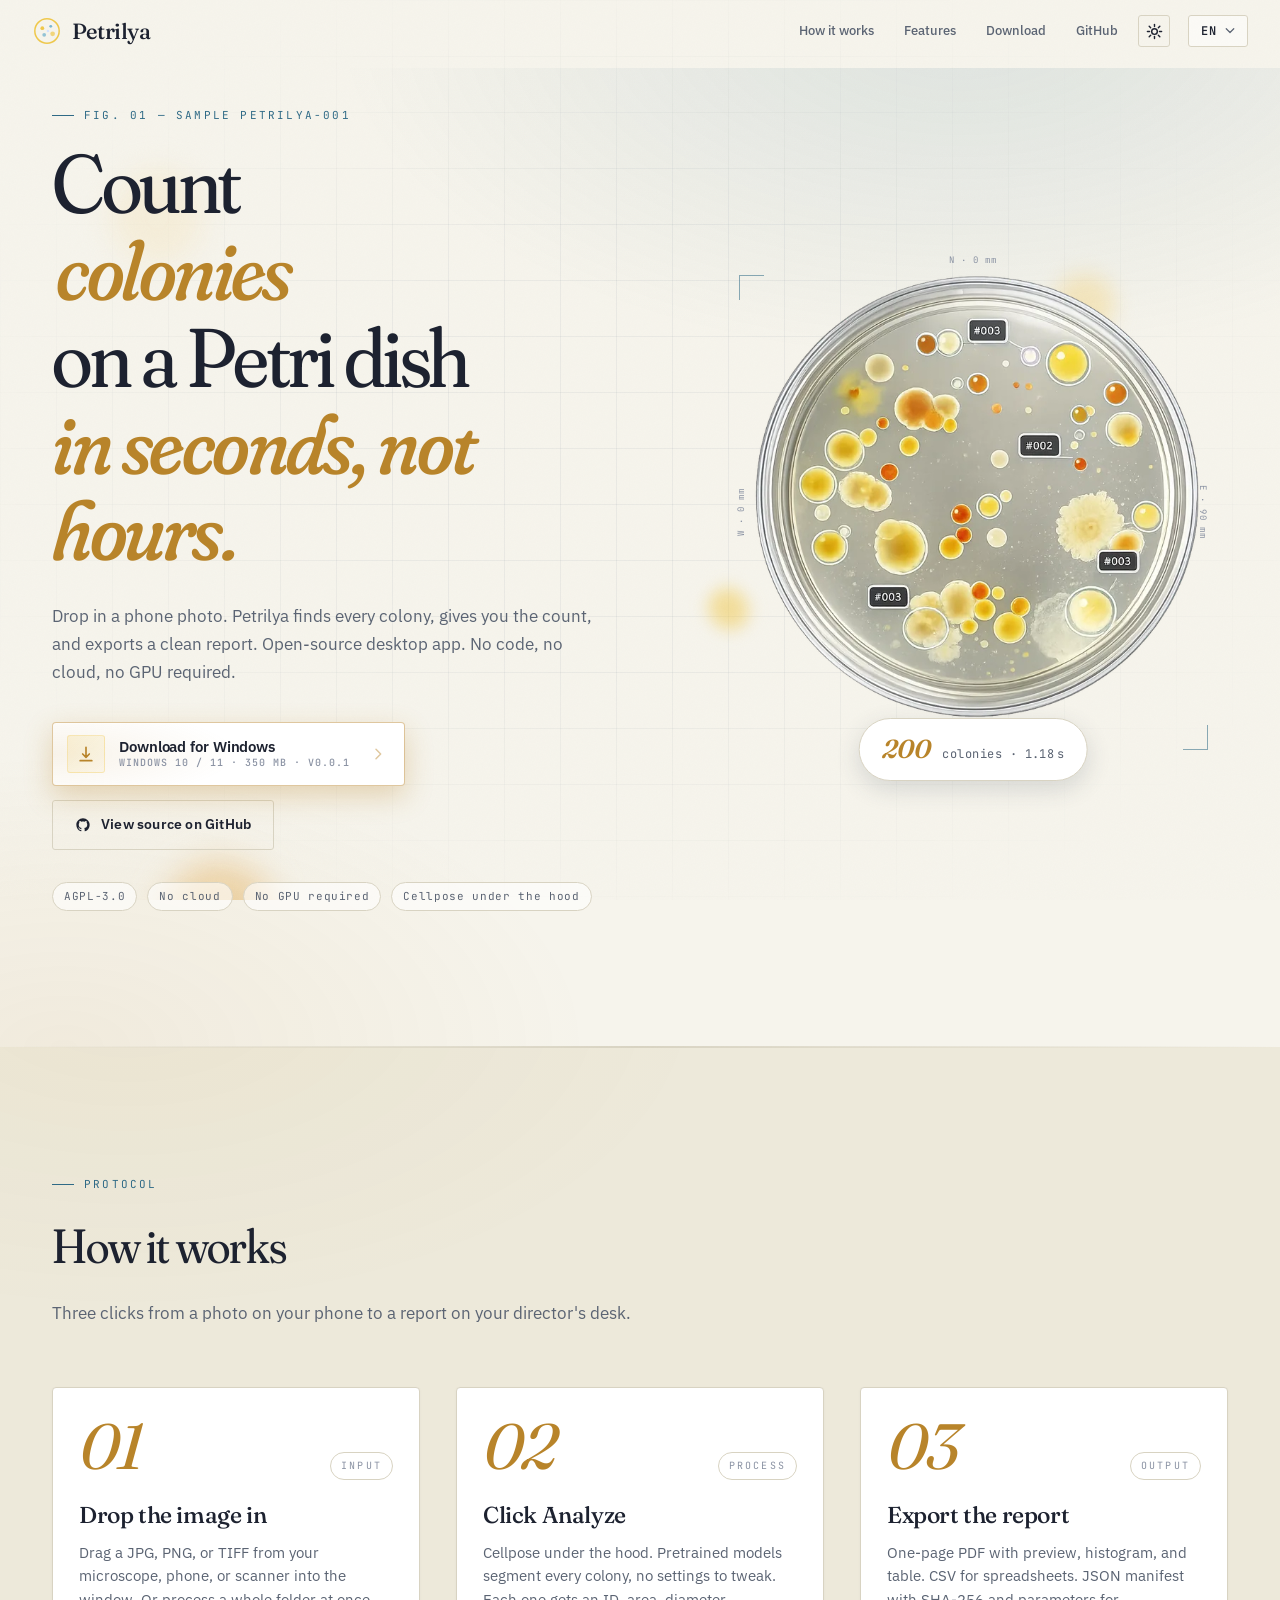
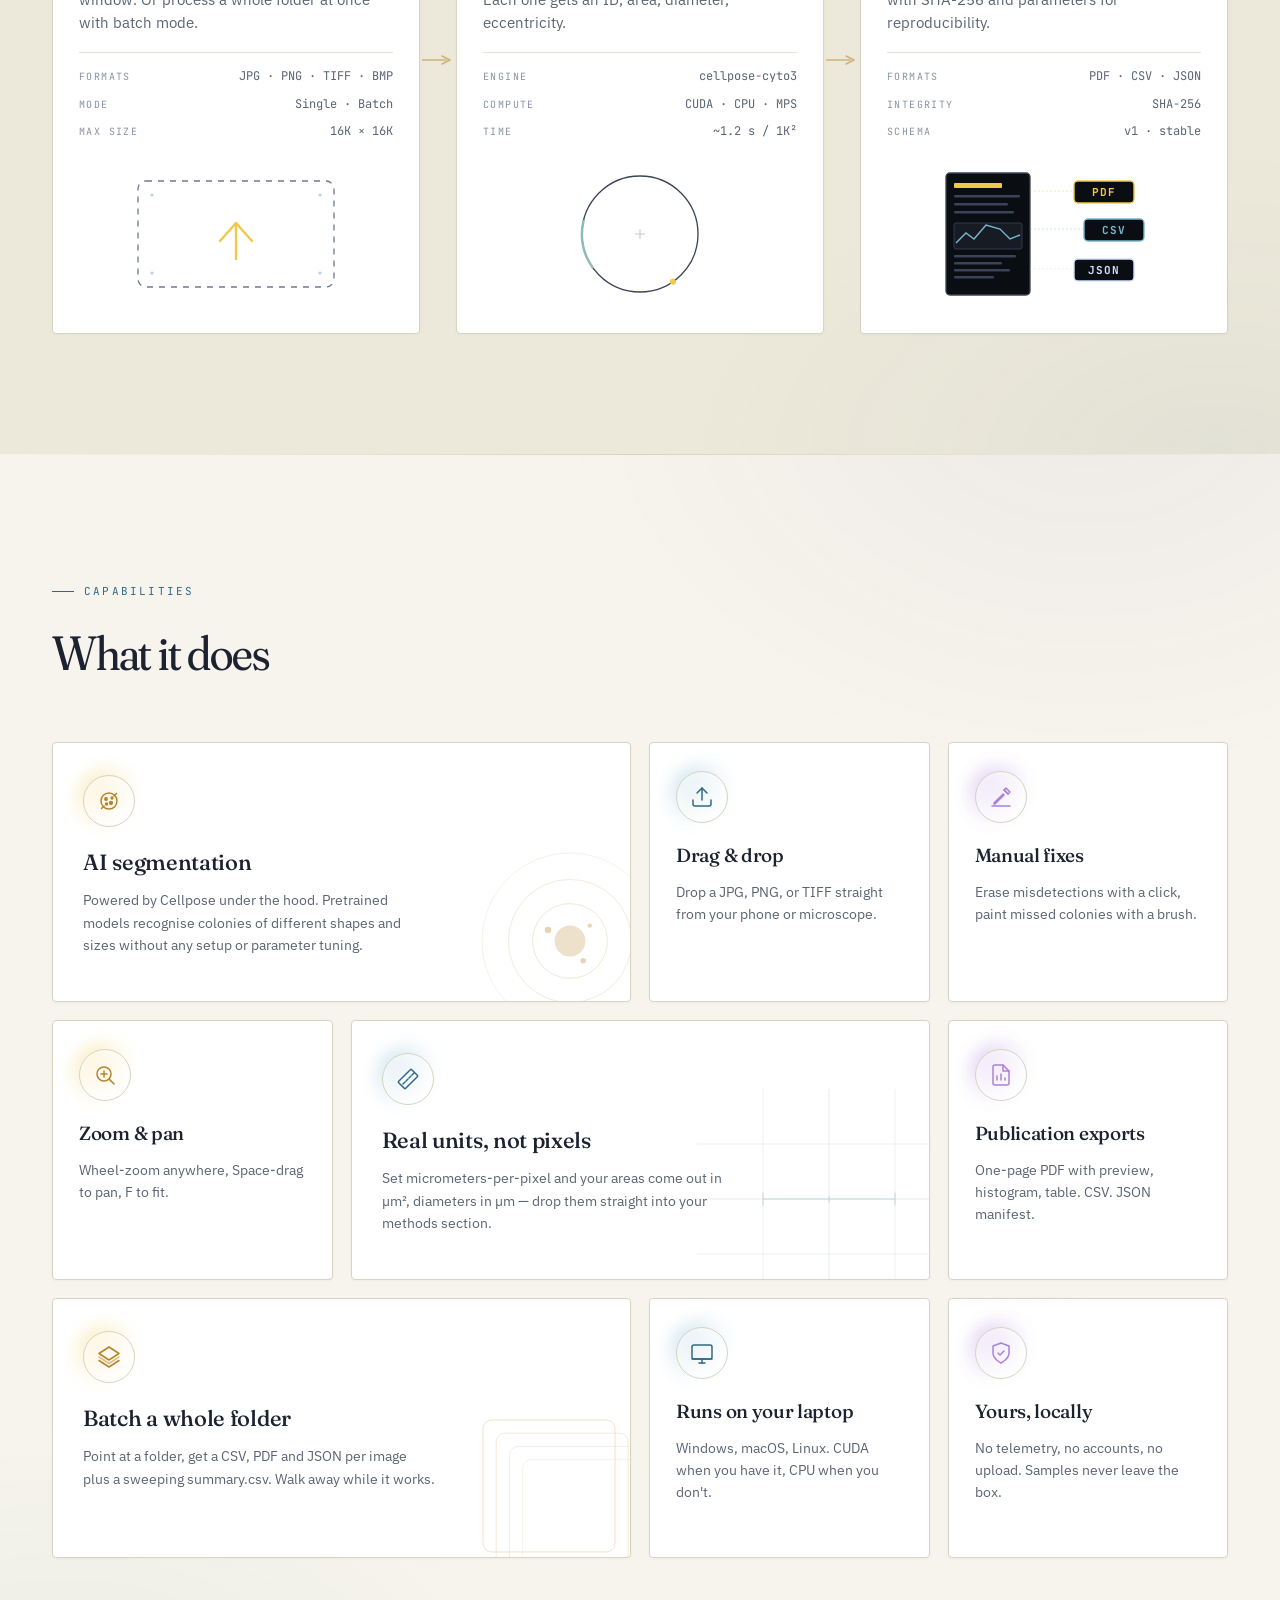
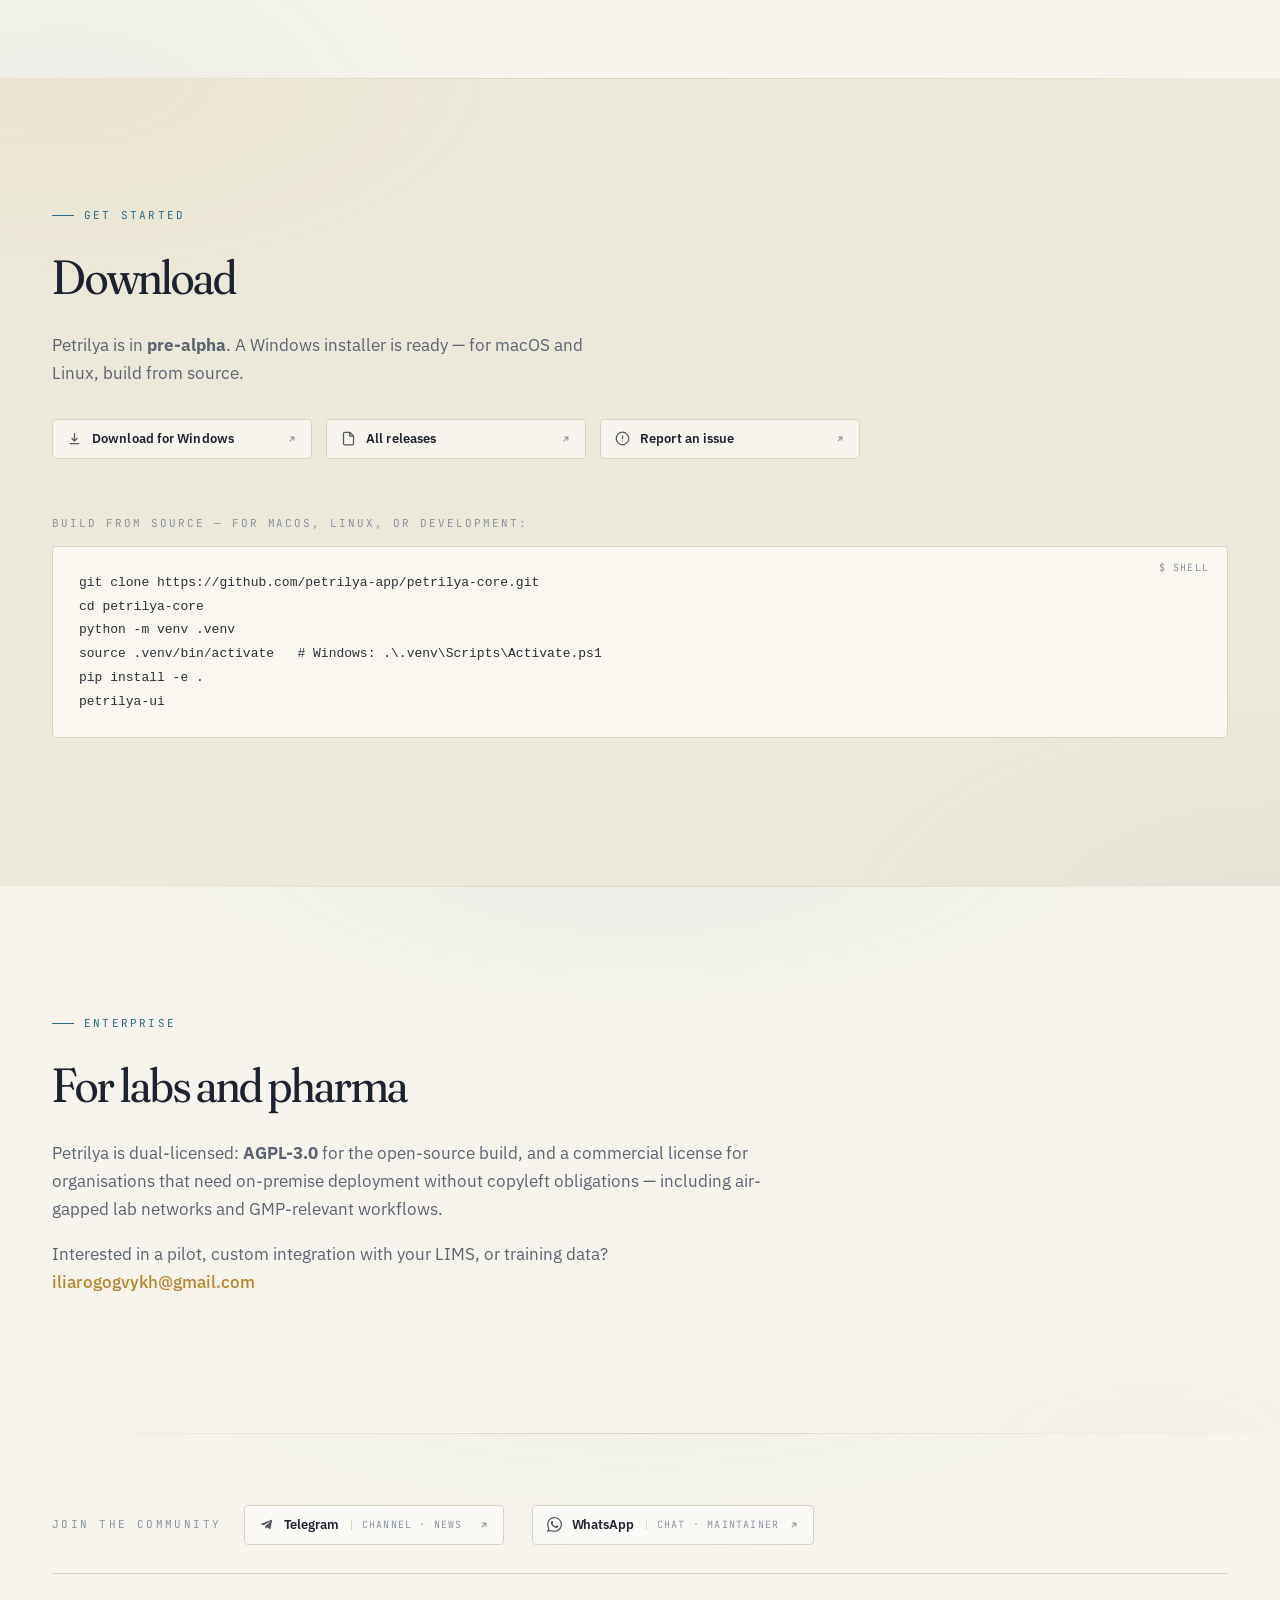
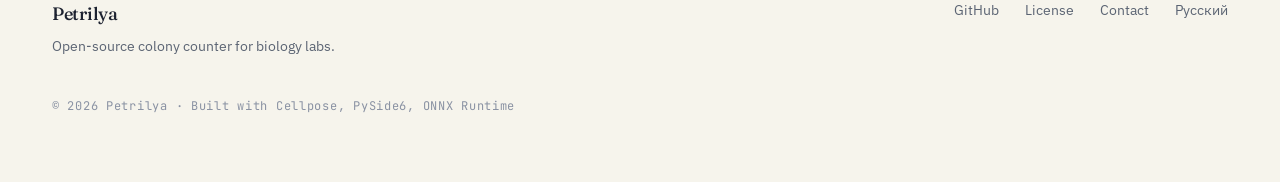
<file: docs/index.html>
<!DOCTYPE html>
<html lang="en">
<head>
  <meta charset="UTF-8" />
  <meta name="viewport" content="width=device-width, initial-scale=1.0" />
  <title>Petrilya — AI colony counter for biology labs</title>
  <meta name="description" content="Petrilya is an open-source desktop application that turns a phone photo of a Petri dish into a colony count in seconds. No code, no cloud, no GPU required." />
  <meta property="og:title" content="Petrilya — AI colony counter" />
  <meta property="og:description" content="Drag, count, export. Open-source desktop app for microbiology." />
  <meta property="og:type" content="website" />
  <meta property="og:url" content="https://petrilya.com" />
  <meta property="og:image" content="https://petrilya.com/og-image.png" />
  <meta name="twitter:card" content="summary_large_image" />
  <link rel="alternate" hreflang="en" href="https://petrilya.com/" />
  <link rel="alternate" hreflang="ru" href="https://petrilya.com/ru/" />
  <link rel="alternate" hreflang="x-default" href="https://petrilya.com/" />
  <link rel="canonical" href="https://petrilya.com/" />
  <link rel="icon" type="image/svg+xml" href="favicon.svg" />
  <script type="application/ld+json">
  {
    "@context": "https://schema.org",
    "@type": "SoftwareApplication",
    "name": "Petrilya",
    "alternateName": "Petrilya colony counter",
    "description": "Open-source desktop app that turns a phone photo of a Petri dish into a colony count, with PDF and CSV export.",
    "applicationCategory": "ScientificApplication",
    "applicationSubCategory": "Bioimage analysis",
    "operatingSystem": "Windows 10, Windows 11",
    "softwareVersion": "0.0.1",
    "datePublished": "2026-06-06",
    "softwareRequirements": "Windows 10/11 x64, 8 GB RAM",
    "url": "https://petrilya.com",
    "downloadUrl": "https://github.com/petrilya-app/petrilya-core/releases/latest/download/petrilya-windows.exe",
    "license": "https://www.gnu.org/licenses/agpl-3.0.html",
    "offers": {
      "@type": "Offer",
      "price": "0",
      "priceCurrency": "USD"
    },
    "publisher": {
      "@type": "Organization",
      "name": "Petrilya",
      "url": "https://petrilya.com",
      "email": "iliarogogvykh@gmail.com"
    },
    "sameAs": [
      "https://github.com/petrilya-app/petrilya-core",
      "https://pypi.org/project/petrilya/"
    ]
  }
  </script>
  <link rel="preconnect" href="https://fonts.googleapis.com">
  <link rel="preconnect" href="https://fonts.gstatic.com" crossorigin>
  <link href="https://fonts.googleapis.com/css2?family=Fraunces:opsz,wght,SOFT,WONK@9..144,300..700,30..100,0..1&family=IBM+Plex+Sans:wght@400;500;600;700&family=JetBrains+Mono:wght@400;500&display=swap" rel="stylesheet">
  <link rel="stylesheet" href="style.css" />
  <script src="theme.js"></script>
</head>
<body>
  <header class="hero">
    <nav class="nav">
      <div class="brand">
        <a href="/">
          <svg class="logo-mark" viewBox="0 0 32 32" fill="none" aria-hidden="true">
            <circle cx="16" cy="16" r="13" stroke="url(#brand-grad)" stroke-width="1.6"/>
            <circle cx="11" cy="13" r="2" fill="#f0c84a"/>
            <circle cx="20" cy="11" r="1.5" fill="#7ab7d0"/>
            <circle cx="22" cy="19" r="2.5" fill="#f0c84a" opacity="0.7"/>
            <circle cx="13" cy="20" r="2" fill="#7ab7d0" opacity="0.8"/>
            <circle cx="17" cy="16" r="1.3" fill="#d2e2ff"/>
            <defs>
              <linearGradient id="brand-grad" x1="0" y1="0" x2="32" y2="32">
                <stop offset="0" stop-color="#f0c84a"/>
                <stop offset="1" stop-color="#7ab7d0"/>
              </linearGradient>
            </defs>
          </svg>
          <span>Petrilya</span>
        </a>
      </div>
      <div class="nav-links">
        <a href="#how">How it works</a>
        <a href="#features">Features</a>
        <a href="#download">Download</a>
        <a href="https://github.com/petrilya-app/petrilya-core" target="_blank" rel="noopener">GitHub</a>
        <button class="theme-toggle" data-theme-toggle aria-label="Toggle light/dark theme" title="Toggle theme">
          <svg class="theme-icon theme-icon-sun" viewBox="0 0 24 24" fill="none" stroke="currentColor" stroke-width="2" stroke-linecap="round" stroke-linejoin="round" aria-hidden="true">
            <circle cx="12" cy="12" r="4"/>
            <line x1="12" y1="2" x2="12" y2="5"/>
            <line x1="12" y1="19" x2="12" y2="22"/>
            <line x1="2" y1="12" x2="5" y2="12"/>
            <line x1="19" y1="12" x2="22" y2="12"/>
            <line x1="4.5" y1="4.5" x2="6.6" y2="6.6"/>
            <line x1="17.4" y1="17.4" x2="19.5" y2="19.5"/>
            <line x1="4.5" y1="19.5" x2="6.6" y2="17.4"/>
            <line x1="17.4" y1="6.6" x2="19.5" y2="4.5"/>
          </svg>
          <svg class="theme-icon theme-icon-moon" viewBox="0 0 24 24" fill="none" stroke="currentColor" stroke-width="2" stroke-linecap="round" stroke-linejoin="round" aria-hidden="true">
            <path d="M21 12.79A9 9 0 1 1 11.21 3 7 7 0 0 0 21 12.79z"/>
          </svg>
        </button>
        <details class="lang-dropdown">
          <summary class="lang-current" aria-label="Switch language">
            <span class="lang-name">EN</span>
            <svg class="lang-caret" width="10" height="6" viewBox="0 0 12 8" aria-hidden="true"><path d="M1 1l5 5 5-5" stroke="currentColor" stroke-width="1.6" fill="none" stroke-linecap="round" stroke-linejoin="round"/></svg>
          </summary>
          <div class="lang-menu" role="menu">
            <a href="/" class="lang-option lang-active" role="menuitem">
              <span class="lang-label">English</span>
              <svg class="lang-check" width="14" height="14" viewBox="0 0 14 14" aria-hidden="true"><path d="M3 7l3 3 5-6" stroke="currentColor" stroke-width="2" fill="none" stroke-linecap="round" stroke-linejoin="round"/></svg>
            </a>
            <a href="/ru/" class="lang-option" role="menuitem">
              <span class="lang-label">Русский</span>
            </a>
          </div>
        </details>
      </div>
    </nav>

    <div class="hero-grid">
      <div class="hero-text">
        <span class="spec-marker reveal reveal-1">FIG. 01 — SAMPLE PETRILYA-001</span>
        <h1 class="reveal reveal-2">
          <span class="quiet">Count</span>
          <span class="rotator" aria-label="rotating: colonies, bacteria, yeast, mold, pathogens">
            <span class="rotator-word rotator-sizer" aria-hidden="true">pathogens</span>
            <span class="rotator-word is-active">colonies</span>
            <span class="rotator-word">bacteria</span>
            <span class="rotator-word">yeast</span>
            <span class="rotator-word">mold</span>
            <span class="rotator-word">pathogens</span>
          </span>
          <span class="quiet">on a Petri dish</span>
          <span class="punch">in seconds, not hours.</span>
        </h1>
        <p class="lead reveal reveal-3">
          Drop in a phone photo. Petrilya finds every colony, gives you the count, and exports a clean report. Open-source desktop app. No code, no cloud, no GPU required.
        </p>
        <div class="cta-row reveal reveal-4">
          <a href="https://github.com/petrilya-app/petrilya-core/releases/latest/download/petrilya-windows.exe"
             class="btn-hero-download"
             data-hero-download
             title="Petrilya for Windows (.exe, unsigned — Windows SmartScreen may warn on first launch)">
            <span class="btn-hd-shine" aria-hidden="true"></span>
            <span class="btn-hd-icon-wrap" aria-hidden="true">
              <svg class="btn-hd-icon" viewBox="0 0 24 24" fill="none">
                <path d="M12 4v12m0 0l-4-4m4 4l4-4M5 20h14" stroke="currentColor" stroke-width="2" stroke-linecap="round" stroke-linejoin="round"/>
              </svg>
            </span>
            <span class="btn-hd-text">
              <span class="btn-hd-title">Download for Windows</span>
              <span class="btn-hd-subtitle">Windows 10 / 11 · 350 MB · v0.0.1</span>
            </span>
            <span class="btn-hd-arrow" aria-hidden="true">
              <svg viewBox="0 0 24 24" fill="none">
                <path d="M9 5l7 7-7 7" stroke="currentColor" stroke-width="2.2" stroke-linecap="round" stroke-linejoin="round"/>
              </svg>
            </span>
          </a>
          <a href="https://github.com/petrilya-app/petrilya-core" target="_blank" rel="noopener" class="btn btn-ghost">
            <svg class="btn-icon" viewBox="0 0 24 24" fill="currentColor" aria-hidden="true"><path d="M12 2C6.48 2 2 6.48 2 12c0 4.42 2.87 8.17 6.84 9.5.5.08.66-.23.66-.5v-1.69c-2.77.6-3.36-1.34-3.36-1.34-.46-1.16-1.11-1.47-1.11-1.47-.91-.62.07-.6.07-.6 1 .07 1.53 1.03 1.53 1.03.87 1.52 2.34 1.07 2.91.83.09-.65.35-1.09.63-1.34-2.22-.25-4.55-1.11-4.55-4.94 0-1.1.39-1.99 1.03-2.69-.1-.25-.45-1.27.1-2.65 0 0 .84-.27 2.75 1.02.79-.22 1.65-.33 2.5-.33.85 0 1.71.11 2.5.33 1.91-1.29 2.75-1.02 2.75-1.02.55 1.38.2 2.4.1 2.65.64.7 1.03 1.59 1.03 2.69 0 3.84-2.34 4.69-4.57 4.94.36.31.69.92.69 1.86V21c0 .27.16.59.67.5C19.14 20.16 22 16.42 22 12c0-5.52-4.48-10-10-10z"/></svg>
            View source on GitHub
          </a>
        </div>
        <p class="hero-meta reveal reveal-5">
          <span class="badge">AGPL-3.0</span>
          <span class="badge">No cloud</span>
          <span class="badge">No GPU required</span>
          <span class="badge">Cellpose under the hood</span>
        </p>
      </div>

      <div class="hero-art reveal reveal-3">
        <div class="scale-ticks" aria-hidden="true">
          <span class="tick t-top">N · 0&nbsp;mm</span>
          <span class="tick t-bottom">S · 90&nbsp;mm</span>
          <span class="tick t-left">W · 0&nbsp;mm</span>
          <span class="tick t-right">E · 90&nbsp;mm</span>
        </div>
        <picture>
          <source srcset="hero-dish.webp" type="image/webp">
          <img src="hero-dish.png" alt="Petri dish with colored colony detections"
               width="720" height="720" decoding="async" fetchpriority="high"/>
        </picture>
        <div class="hero-art-caption">
          <span class="count">200</span>
          <span class="count-label">colonies&nbsp;·&nbsp;1.18&thinsp;s</span>
        </div>
      </div>
    </div>
  </header>

  <section id="how" class="how">
    <div class="container">
      <span class="eyebrow">PROTOCOL</span>
      <h2>How it works</h2>
      <p class="section-lead">Three clicks from a photo on your phone to a report on your director's desk.</p>

      <div class="steps">

        <article class="step">
          <header class="step-header">
            <span class="step-num">01</span>
            <span class="step-tag">INPUT</span>
          </header>
          <div class="step-body">
            <h3>Drop the image in</h3>
            <p>Drag a JPG, PNG, or TIFF from your microscope, phone, or scanner into the window. Or process a whole folder at once with batch mode.</p>
          </div>
          <dl class="step-spec">
            <div><dt>Formats</dt><dd>JPG · PNG · TIFF · BMP</dd></div>
            <div><dt>Mode</dt><dd>Single · Batch</dd></div>
            <div><dt>Max size</dt><dd>16K × 16K</dd></div>
          </dl>
          <div class="step-art">
            <svg viewBox="0 0 240 150" aria-hidden="true">
              <!-- dashed drop zone, dashes march via CSS -->
              <rect class="drop-frame" x="22" y="22" width="196" height="106" rx="8"
                    fill="none" stroke="#6e7a8e" stroke-width="1.3"
                    stroke-dasharray="6 6"/>
              <!-- upload arrow: outer g positions, inner g animates -->
              <g transform="translate(120 78)">
                <g class="upload-arrow">
                  <path d="M-16 4 L0 -14 L16 4" stroke="#f0c84a" stroke-width="2.4"
                        fill="none" stroke-linecap="round" stroke-linejoin="round"/>
                  <line x1="0" y1="-14" x2="0" y2="22" stroke="#f0c84a" stroke-width="2.4"
                        stroke-linecap="round"/>
                </g>
              </g>
              <!-- corner accents -->
              <circle cx="36" cy="36" r="1.6" fill="#7ab7d0" opacity="0.6"/>
              <circle cx="204" cy="36" r="1.6" fill="#7ab7d0" opacity="0.6"/>
              <circle cx="36" cy="114" r="1.6" fill="#7ab7d0" opacity="0.6"/>
              <circle cx="204" cy="114" r="1.6" fill="#7ab7d0" opacity="0.6"/>
            </svg>
          </div>
        </article>

        <div class="step-link" aria-hidden="true">
          <svg viewBox="0 0 32 10" fill="none">
            <path d="M0 5 L24 5 M20 1 L28 5 L20 9" stroke="currentColor"
                  stroke-width="1.4" stroke-linecap="round" stroke-linejoin="round"/>
          </svg>
        </div>

        <article class="step">
          <header class="step-header">
            <span class="step-num">02</span>
            <span class="step-tag">PROCESS</span>
          </header>
          <div class="step-body">
            <h3>Click Analyze</h3>
            <p>Cellpose under the hood. Pretrained models segment every colony, no settings to tweak. Each one gets an ID, area, diameter, eccentricity.</p>
          </div>
          <dl class="step-spec">
            <div><dt>Engine</dt><dd>cellpose-cyto3</dd></div>
            <div><dt>Compute</dt><dd>CUDA · CPU · MPS</dd></div>
            <div><dt>Time</dt><dd>~1.2 s / 1K²</dd></div>
          </dl>
          <div class="step-art">
            <svg viewBox="0 0 240 150" aria-hidden="true">
              <defs>
                <linearGradient id="scanGrad" x1="0" y1="0" x2="1" y2="1">
                  <stop offset="0" stop-color="#f0c84a"/>
                  <stop offset="1" stop-color="#7ab7d0"/>
                </linearGradient>
              </defs>
              <!-- dish outline (static) -->
              <circle cx="120" cy="75" r="58" fill="none" stroke="#3a4358" stroke-width="1.3"/>
              <!-- rotating scan arc via SMIL — explicit rotation centre -->
              <g>
                <circle cx="120" cy="75" r="58" fill="none" stroke="url(#scanGrad)"
                        stroke-width="2.4" stroke-dasharray="48 320" stroke-linecap="round"/>
                <circle cx="120" cy="17" r="3" fill="#f0c84a"/>
                <animateTransform attributeName="transform" type="rotate"
                                  from="0 120 75" to="360 120 75"
                                  dur="4.5s" repeatCount="indefinite"/>
              </g>
              <!-- detection pops: outer translate positions, inner animates around (0,0) -->
              <g transform="translate(98 56)">
                <g class="detect-pop d1">
                  <circle r="5" fill="#f0c84a" opacity="0.9"/>
                  <circle r="8" fill="none" stroke="#7ab7d0" stroke-width="1.4"/>
                </g>
              </g>
              <g transform="translate(143 60)">
                <g class="detect-pop d2">
                  <circle r="4" fill="#d2e2ff" opacity="0.9"/>
                  <circle r="7" fill="none" stroke="#7ab7d0" stroke-width="1.4"/>
                </g>
              </g>
              <g transform="translate(118 92)">
                <g class="detect-pop d3">
                  <circle r="6" fill="#f0c84a" opacity="0.85"/>
                  <circle r="10" fill="none" stroke="#aa82dc" stroke-width="1.4"/>
                </g>
              </g>
              <g transform="translate(92 98)">
                <g class="detect-pop d4">
                  <circle r="4" fill="#d2e2ff" opacity="0.9"/>
                  <circle r="7" fill="none" stroke="#7ab7d0" stroke-width="1.4"/>
                </g>
              </g>
              <g transform="translate(146 100)">
                <g class="detect-pop d5">
                  <circle r="5" fill="#f0c84a" opacity="0.9"/>
                  <circle r="8" fill="none" stroke="#aa82dc" stroke-width="1.4"/>
                </g>
              </g>
              <!-- crosshair centre -->
              <g stroke="#5e6878" stroke-width="0.8" opacity="0.45">
                <line x1="115" y1="75" x2="125" y2="75"/>
                <line x1="120" y1="70" x2="120" y2="80"/>
              </g>
            </svg>
          </div>
        </article>

        <div class="step-link" aria-hidden="true">
          <svg viewBox="0 0 32 10" fill="none">
            <path d="M0 5 L24 5 M20 1 L28 5 L20 9" stroke="currentColor"
                  stroke-width="1.4" stroke-linecap="round" stroke-linejoin="round"/>
          </svg>
        </div>

        <article class="step">
          <header class="step-header">
            <span class="step-num">03</span>
            <span class="step-tag">OUTPUT</span>
          </header>
          <div class="step-body">
            <h3>Export the report</h3>
            <p>One-page PDF with preview, histogram, and table. CSV for spreadsheets. JSON manifest with SHA-256 and parameters for reproducibility.</p>
          </div>
          <dl class="step-spec">
            <div><dt>Formats</dt><dd>PDF · CSV · JSON</dd></div>
            <div><dt>Integrity</dt><dd>SHA-256</dd></div>
            <div><dt>Schema</dt><dd>v1 · stable</dd></div>
          </dl>
          <div class="step-art">
            <svg viewBox="0 0 240 150" aria-hidden="true">
              <!-- document, anchored left -->
              <rect x="22" y="14" width="84" height="122" rx="4" fill="#0a0d12"
                    stroke="#3a4358" stroke-width="1.3"/>
              <rect x="30" y="24" width="48" height="5" rx="1" fill="#f0c84a"/>
              <rect x="30" y="36" width="66" height="2.5" rx="1" fill="#3a4358"/>
              <rect x="30" y="44" width="54" height="2.5" rx="1" fill="#3a4358"/>
              <rect x="30" y="52" width="60" height="2.5" rx="1" fill="#3a4358"/>
              <!-- mini chart -->
              <rect x="30" y="64" width="68" height="26" rx="2" fill="#161b24"
                    stroke="#3a4358" stroke-width="0.8"/>
              <path d="M32 84 L42 74 L50 80 L62 66 L76 70 L86 80 L96 76"
                    stroke="#7ab7d0" fill="none" stroke-width="1.4"/>
              <rect x="30" y="96" width="62" height="2.5" rx="1" fill="#3a4358"/>
              <rect x="30" y="103" width="48" height="2.5" rx="1" fill="#3a4358"/>
              <rect x="30" y="110" width="56" height="2.5" rx="1" fill="#3a4358"/>
              <rect x="30" y="117" width="40" height="2.5" rx="1" fill="#3a4358"/>

              <!-- connector dotted lines first (behind badges) -->
              <path d="M106 32 L150 32" stroke="#f0c84a" stroke-width="0.9"
                    stroke-dasharray="2 2" opacity="0.45"/>
              <path d="M106 70 L160 70" stroke="#7ab7d0" stroke-width="0.9"
                    stroke-dasharray="2 2" opacity="0.45"/>
              <path d="M106 110 L150 110" stroke="#d2e2ff" stroke-width="0.9"
                    stroke-dasharray="2 2" opacity="0.45"/>

              <!-- format badges: outer translate positions, inner g floats -->
              <g transform="translate(150 22)">
                <g class="fmt-badge">
                  <rect width="60" height="22" rx="4" fill="#0a0d12"
                        stroke="#f0c84a" stroke-width="1.4"/>
                  <text x="30" y="15" text-anchor="middle"
                        font-family="JetBrains Mono, monospace"
                        font-size="11" fill="#f0c84a" font-weight="700"
                        letter-spacing="1">PDF</text>
                </g>
              </g>
              <g transform="translate(160 60)">
                <g class="fmt-badge b2">
                  <rect width="60" height="22" rx="4" fill="#0a0d12"
                        stroke="#7ab7d0" stroke-width="1.4"/>
                  <text x="30" y="15" text-anchor="middle"
                        font-family="JetBrains Mono, monospace"
                        font-size="11" fill="#7ab7d0" font-weight="700"
                        letter-spacing="1">CSV</text>
                </g>
              </g>
              <g transform="translate(150 100)">
                <g class="fmt-badge b3">
                  <rect width="60" height="22" rx="4" fill="#0a0d12"
                        stroke="#d2e2ff" stroke-width="1.4"/>
                  <text x="30" y="15" text-anchor="middle"
                        font-family="JetBrains Mono, monospace"
                        font-size="11" fill="#d2e2ff" font-weight="700"
                        letter-spacing="1">JSON</text>
                </g>
              </g>
            </svg>
          </div>
        </article>

      </div>
    </div>
  </section>

  <section id="features" class="features">
    <div class="container">
      <span class="eyebrow">CAPABILITIES</span>
      <h2>What it does</h2>
      <div class="grid">
        <!-- ROW 1: [AI featured x2] [Drag] [Manual] -->
        <article class="card span-2 accent-amber">
          <svg class="card-decor" viewBox="0 0 200 200" width="220" height="220"
               style="right: -50px; bottom: -50px;" aria-hidden="true">
            <circle cx="100" cy="100" r="80" fill="none" stroke="currentColor" stroke-width="0.6" opacity="0.5"/>
            <circle cx="100" cy="100" r="56" fill="none" stroke="currentColor" stroke-width="0.6" opacity="0.7"/>
            <circle cx="100" cy="100" r="34" fill="none" stroke="currentColor" stroke-width="0.6" opacity="0.85"/>
            <circle cx="100" cy="100" r="14" fill="currentColor" opacity="0.7"/>
            <circle cx="80" cy="90" r="3" fill="currentColor"/>
            <circle cx="118" cy="86" r="2" fill="currentColor"/>
            <circle cx="112" cy="118" r="2.5" fill="currentColor"/>
          </svg>
          <div class="feat-icon-wrap">
            <svg class="feat-icon" viewBox="0 0 24 24" fill="none" stroke="currentColor" stroke-width="1.5" stroke-linecap="round" stroke-linejoin="round" aria-hidden="true">
              <circle cx="12" cy="12" r="8"/>
              <circle cx="9" cy="10" r="1.2" fill="currentColor"/>
              <circle cx="15" cy="9" r="0.9" fill="currentColor"/>
              <circle cx="14" cy="14" r="1.4" fill="currentColor"/>
              <circle cx="9.5" cy="15" r="1" fill="currentColor"/>
              <path d="M19.5 4.5L17 7M4.5 19.5L7 17"/>
            </svg>
          </div>
          <h3>AI segmentation</h3>
          <p>Powered by Cellpose under the hood. Pretrained models recognise colonies of different shapes and sizes without any setup or parameter tuning.</p>
        </article>

        <article class="card accent-teal">
          <div class="feat-icon-wrap">
            <svg class="feat-icon" viewBox="0 0 24 24" fill="none" stroke="currentColor" stroke-width="1.5" stroke-linecap="round" stroke-linejoin="round" aria-hidden="true">
              <path d="M21 15v4a2 2 0 0 1-2 2H5a2 2 0 0 1-2-2v-4"/>
              <polyline points="17 8 12 3 7 8"/>
              <line x1="12" y1="3" x2="12" y2="15"/>
            </svg>
          </div>
          <h3>Drag &amp; drop</h3>
          <p>Drop a JPG, PNG, or TIFF straight from your phone or microscope.</p>
        </article>

        <article class="card accent-purple">
          <div class="feat-icon-wrap">
            <svg class="feat-icon" viewBox="0 0 24 24" fill="none" stroke="currentColor" stroke-width="1.5" stroke-linecap="round" stroke-linejoin="round" aria-hidden="true">
              <path d="M14.06 9l.94.94L5.92 19H5v-.92L14.06 9z"/>
              <path d="M15 4.94L19.06 9 21 7.06 16.94 3 15 4.94z" fill="currentColor" fill-opacity="0.15"/>
              <path d="M15 4.94L19.06 9"/>
              <path d="M3 21h18"/>
            </svg>
          </div>
          <h3>Manual fixes</h3>
          <p>Erase misdetections with a click, paint missed colonies with a brush.</p>
        </article>

        <!-- ROW 2: [Zoom] [Real units featured x2] [Reports] -->
        <article class="card accent-amber">
          <div class="feat-icon-wrap">
            <svg class="feat-icon" viewBox="0 0 24 24" fill="none" stroke="currentColor" stroke-width="1.5" stroke-linecap="round" stroke-linejoin="round" aria-hidden="true">
              <circle cx="11" cy="11" r="7"/>
              <line x1="21" y1="21" x2="16.65" y2="16.65"/>
              <line x1="8" y1="11" x2="14" y2="11"/>
              <line x1="11" y1="8" x2="11" y2="14"/>
            </svg>
          </div>
          <h3>Zoom &amp; pan</h3>
          <p>Wheel-zoom anywhere, Space-drag to pan, F to fit.</p>
        </article>

        <article class="card span-2 accent-teal">
          <svg class="card-decor" viewBox="0 0 240 200" width="280" height="220"
               style="right: -40px; bottom: -30px;" aria-hidden="true">
            <g stroke="currentColor" stroke-width="0.6" fill="none">
              <line x1="0" y1="50"  x2="240" y2="50"  opacity="0.4"/>
              <line x1="0" y1="100" x2="240" y2="100" opacity="0.55"/>
              <line x1="0" y1="150" x2="240" y2="150" opacity="0.4"/>
              <line x1="60"  y1="0" x2="60"  y2="200" opacity="0.4"/>
              <line x1="120" y1="0" x2="120" y2="200" opacity="0.55"/>
              <line x1="180" y1="0" x2="180" y2="200" opacity="0.4"/>
            </g>
            <g stroke="currentColor" stroke-width="1" fill="none" opacity="0.7">
              <line x1="60" y1="100" x2="180" y2="100"/>
              <line x1="60" y1="94"  x2="60"  y2="106"/>
              <line x1="180" y1="94" x2="180" y2="106"/>
              <line x1="120" y1="97" x2="120" y2="103"/>
            </g>
          </svg>
          <div class="feat-icon-wrap">
            <svg class="feat-icon" viewBox="0 0 24 24" fill="none" stroke="currentColor" stroke-width="1.5" stroke-linecap="round" stroke-linejoin="round" aria-hidden="true">
              <path d="M21.3 8.3L15.7 2.7a1 1 0 0 0-1.4 0L2.7 14.3a1 1 0 0 0 0 1.4l5.6 5.6a1 1 0 0 0 1.4 0L21.3 9.7a1 1 0 0 0 0-1.4z"/>
              <line x1="7" y1="17" x2="9" y2="15"/>
              <line x1="10" y1="14" x2="12" y2="12"/>
              <line x1="13" y1="11" x2="15" y2="9"/>
              <line x1="16" y1="8" x2="18" y2="6"/>
            </svg>
          </div>
          <h3>Real units, not pixels</h3>
          <p>Set micrometers-per-pixel and your areas come out in &micro;m&sup2;, diameters in &micro;m — drop them straight into your methods section.</p>
        </article>

        <article class="card accent-purple">
          <div class="feat-icon-wrap">
            <svg class="feat-icon" viewBox="0 0 24 24" fill="none" stroke="currentColor" stroke-width="1.5" stroke-linecap="round" stroke-linejoin="round" aria-hidden="true">
              <path d="M14 2H6a2 2 0 0 0-2 2v16a2 2 0 0 0 2 2h12a2 2 0 0 0 2-2V8z"/>
              <polyline points="14 2 14 8 20 8"/>
              <line x1="8" y1="13" x2="8" y2="17"/>
              <line x1="12" y1="11" x2="12" y2="17"/>
              <line x1="16" y1="15" x2="16" y2="17"/>
            </svg>
          </div>
          <h3>Publication exports</h3>
          <p>One-page PDF with preview, histogram, table. CSV. JSON manifest.</p>
        </article>

        <!-- ROW 3: [Batch featured x2] [Laptop] [Yours, locally] -->
        <article class="card span-2 accent-amber">
          <svg class="card-decor" viewBox="0 0 200 200" width="220" height="220"
               style="right: -40px; bottom: -50px;" aria-hidden="true">
            <g fill="none" stroke="currentColor" stroke-width="0.7" opacity="0.85">
              <rect x="30" y="30" width="120" height="120" rx="8"/>
              <rect x="42" y="42" width="120" height="120" rx="8" opacity="0.75"/>
              <rect x="54" y="54" width="120" height="120" rx="8" opacity="0.6"/>
              <rect x="66" y="66" width="120" height="120" rx="8" opacity="0.45"/>
            </g>
          </svg>
          <div class="feat-icon-wrap">
            <svg class="feat-icon" viewBox="0 0 24 24" fill="none" stroke="currentColor" stroke-width="1.5" stroke-linecap="round" stroke-linejoin="round" aria-hidden="true">
              <polygon points="12 2 22 8.5 12 15 2 8.5 12 2"/>
              <polyline points="2 15.5 12 22 22 15.5"/>
              <polyline points="2 12 12 18.5 22 12" opacity="0.5"/>
            </svg>
          </div>
          <h3>Batch a whole folder</h3>
          <p>Point at a folder, get a CSV, PDF and JSON per image plus a sweeping summary.csv. Walk away while it works.</p>
        </article>

        <article class="card accent-teal">
          <div class="feat-icon-wrap">
            <svg class="feat-icon" viewBox="0 0 24 24" fill="none" stroke="currentColor" stroke-width="1.5" stroke-linecap="round" stroke-linejoin="round" aria-hidden="true">
              <rect x="2" y="4" width="20" height="14" rx="2"/>
              <line x1="2" y1="18" x2="22" y2="18"/>
              <line x1="9" y1="22" x2="15" y2="22"/>
              <line x1="12" y1="18" x2="12" y2="22"/>
            </svg>
          </div>
          <h3>Runs on your laptop</h3>
          <p>Windows, macOS, Linux. CUDA when you have it, CPU when you don't.</p>
        </article>

        <article class="card accent-purple">
          <div class="feat-icon-wrap">
            <svg class="feat-icon" viewBox="0 0 24 24" fill="none" stroke="currentColor" stroke-width="1.5" stroke-linecap="round" stroke-linejoin="round" aria-hidden="true">
              <path d="M12 22s8-4 8-10V5l-8-3-8 3v7c0 6 8 10 8 10z"/>
              <path d="M9 12l2 2 4-4"/>
            </svg>
          </div>
          <h3>Yours, locally</h3>
          <p>No telemetry, no accounts, no upload. Samples never leave the box.</p>
        </article>
      </div>
    </div>
  </section>

  <section id="download" class="download">
    <div class="container">
      <span class="eyebrow">GET STARTED</span>
      <h2>Download</h2>
      <p class="lead">
        Petrilya is in <strong>pre-alpha</strong>. A Windows installer is ready — for macOS and Linux, build from source.
      </p>

      <p>
        <a href="https://github.com/petrilya-app/petrilya-core/releases/latest/download/petrilya-windows.exe"
           class="btn btn-primary" target="_blank" rel="noopener"
           title="Petrilya for Windows 10 / 11 — unsigned .exe, SmartScreen may warn on first launch">
          <svg class="btn-icon" viewBox="0 0 24 24" fill="none" stroke="currentColor" stroke-width="2" stroke-linecap="round" stroke-linejoin="round" aria-hidden="true"><path d="M12 4v12m0 0l-4-4m4 4l4-4M5 20h14"/></svg>
          Download for Windows
        </a>
        <a href="https://github.com/petrilya-app/petrilya-core/releases" class="btn btn-ghost" target="_blank" rel="noopener">
          <svg class="btn-icon" viewBox="0 0 24 24" fill="none" stroke="currentColor" stroke-width="2" stroke-linecap="round" stroke-linejoin="round" aria-hidden="true"><path d="M14 2H6a2 2 0 0 0-2 2v16a2 2 0 0 0 2 2h12a2 2 0 0 0 2-2V8z"/><polyline points="14 2 14 8 20 8"/></svg>
          All releases
        </a>
        <a href="https://github.com/petrilya-app/petrilya-core/issues" class="btn btn-ghost" target="_blank" rel="noopener">
          <svg class="btn-icon" viewBox="0 0 24 24" fill="none" stroke="currentColor" stroke-width="2" stroke-linecap="round" stroke-linejoin="round" aria-hidden="true"><circle cx="12" cy="12" r="10"/><line x1="12" y1="8" x2="12" y2="12"/><line x1="12" y1="16" x2="12.01" y2="16"/></svg>
          Report an issue
        </a>
      </p>

      <p class="download-sub-lead">Build from source — for macOS, Linux, or development:</p>
      <pre class="code"><code>git clone https://github.com/petrilya-app/petrilya-core.git
cd petrilya-core
python -m venv .venv
source .venv/bin/activate   # Windows: .\.venv\Scripts\Activate.ps1
pip install -e .
petrilya-ui</code></pre>
    </div>
  </section>

  <section class="for-labs">
    <div class="container">
      <span class="eyebrow">ENTERPRISE</span>
      <h2>For labs and pharma</h2>
      <p>
        Petrilya is dual-licensed: <strong>AGPL-3.0</strong> for the open-source build, and a commercial license for organisations that need on-premise deployment without copyleft obligations — including air-gapped lab networks and GMP-relevant workflows.
      </p>
      <p>
        Interested in a pilot, custom integration with your LIMS, or training data? <a href="mailto:iliarogogvykh@gmail.com">iliarogogvykh@gmail.com</a>
      </p>
    </div>
  </section>

  <footer class="footer">
    <div class="container">
      <div class="footer-community">
        <span class="footer-community-label">Join the community</span>
        <div class="footer-community-buttons">
          <a class="community-link" href="https://t.me/petrilya_app"
             target="_blank" rel="noopener" title="Telegram channel">
            <svg class="community-link-icon" viewBox="0 0 24 24" fill="currentColor" aria-hidden="true">
              <path d="M9.78 18.65l.28-4.23 7.68-6.92c.34-.31-.07-.46-.52-.19L7.74 13.3 3.64 12c-.88-.25-.89-.86.2-1.3l15.97-6.16c.73-.33 1.43.18 1.15 1.3l-2.72 12.81c-.19.91-.74 1.13-1.5.71L12.6 16.3l-1.99 1.93c-.23.23-.42.42-.83.42z"/>
            </svg>
            <span class="community-link-name">Telegram</span>
            <span class="community-link-meta">Channel · news</span>
          </a>

          <a class="community-link" href="https://wa.me/79991234567?text=Hi%2C%20I%27d%20like%20to%20chat%20about%20Petrilya"
             target="_blank" rel="noopener" title="WhatsApp chat">
            <svg class="community-link-icon" viewBox="0 0 24 24" fill="currentColor" aria-hidden="true">
              <path d="M17.472 14.382c-.297-.149-1.758-.867-2.03-.967-.273-.099-.471-.148-.67.15-.197.297-.767.966-.94 1.164-.173.199-.347.223-.644.075-.297-.15-1.255-.463-2.39-1.475-.883-.788-1.48-1.761-1.653-2.059-.173-.297-.018-.458.13-.606.134-.133.298-.347.446-.52.149-.174.198-.298.298-.497.099-.198.05-.371-.025-.52-.075-.149-.669-1.612-.916-2.207-.242-.579-.487-.5-.669-.51-.173-.008-.371-.01-.57-.01-.198 0-.52.074-.792.372-.272.297-1.04 1.016-1.04 2.479 0 1.462 1.065 2.875 1.213 3.074.149.198 2.096 3.2 5.077 4.487.709.306 1.262.489 1.694.625.712.227 1.36.195 1.871.118.571-.085 1.758-.719 2.006-1.413.248-.694.248-1.289.173-1.413-.074-.124-.272-.198-.57-.347M12.05 22h-.005c-1.751 0-3.471-.469-4.984-1.354L6.7 20.4l-3.74.982.998-3.648-.235-.374A9.86 9.86 0 012.157 11.9C2.158 6.45 6.59 2.016 12.05 2.016c2.638 0 5.117 1.029 6.984 2.898 1.866 1.869 2.893 4.353 2.893 6.992-.003 5.448-4.435 9.882-9.877 9.882M20.464 3.488A11.819 11.819 0 0012.05 0C5.495 0 .161 5.335.157 11.892c0 2.096.547 4.142 1.588 5.945L.057 24l6.305-1.654a11.882 11.882 0 005.683 1.448h.005c6.554 0 11.89-5.335 11.893-11.893a11.82 11.82 0 00-3.479-8.404"/>
            </svg>
            <span class="community-link-name">WhatsApp</span>
            <span class="community-link-meta">Chat · maintainer</span>
          </a>
        </div>
      </div>

      <div class="footer-row">
        <div>
          <strong>Petrilya</strong>
          <p class="muted">Open-source colony counter for biology labs.</p>
        </div>
        <div>
          <a href="https://github.com/petrilya-app/petrilya-core" target="_blank" rel="noopener">GitHub</a>
          <a href="https://github.com/petrilya-app/petrilya-core/blob/main/LICENSE" target="_blank" rel="noopener">License</a>
          <a href="mailto:iliarogogvykh@gmail.com">Contact</a>
          <a href="ru/">Русский</a>
        </div>
      </div>
      <p class="muted small">© 2026 Petrilya · Built with Cellpose, PySide6, ONNX Runtime</p>
    </div>
  </footer>

  <script src="rotator.js" defer></script>
  <script src="blobs.js" defer></script>
  <script src="download-button.js" defer></script>
  <script src="pause-on-hidden.js" defer></script>
  <script src="steps-carousel.js" defer></script>
  <script src="sticky-nav.js" defer></script>
</body>
</html>
</file>
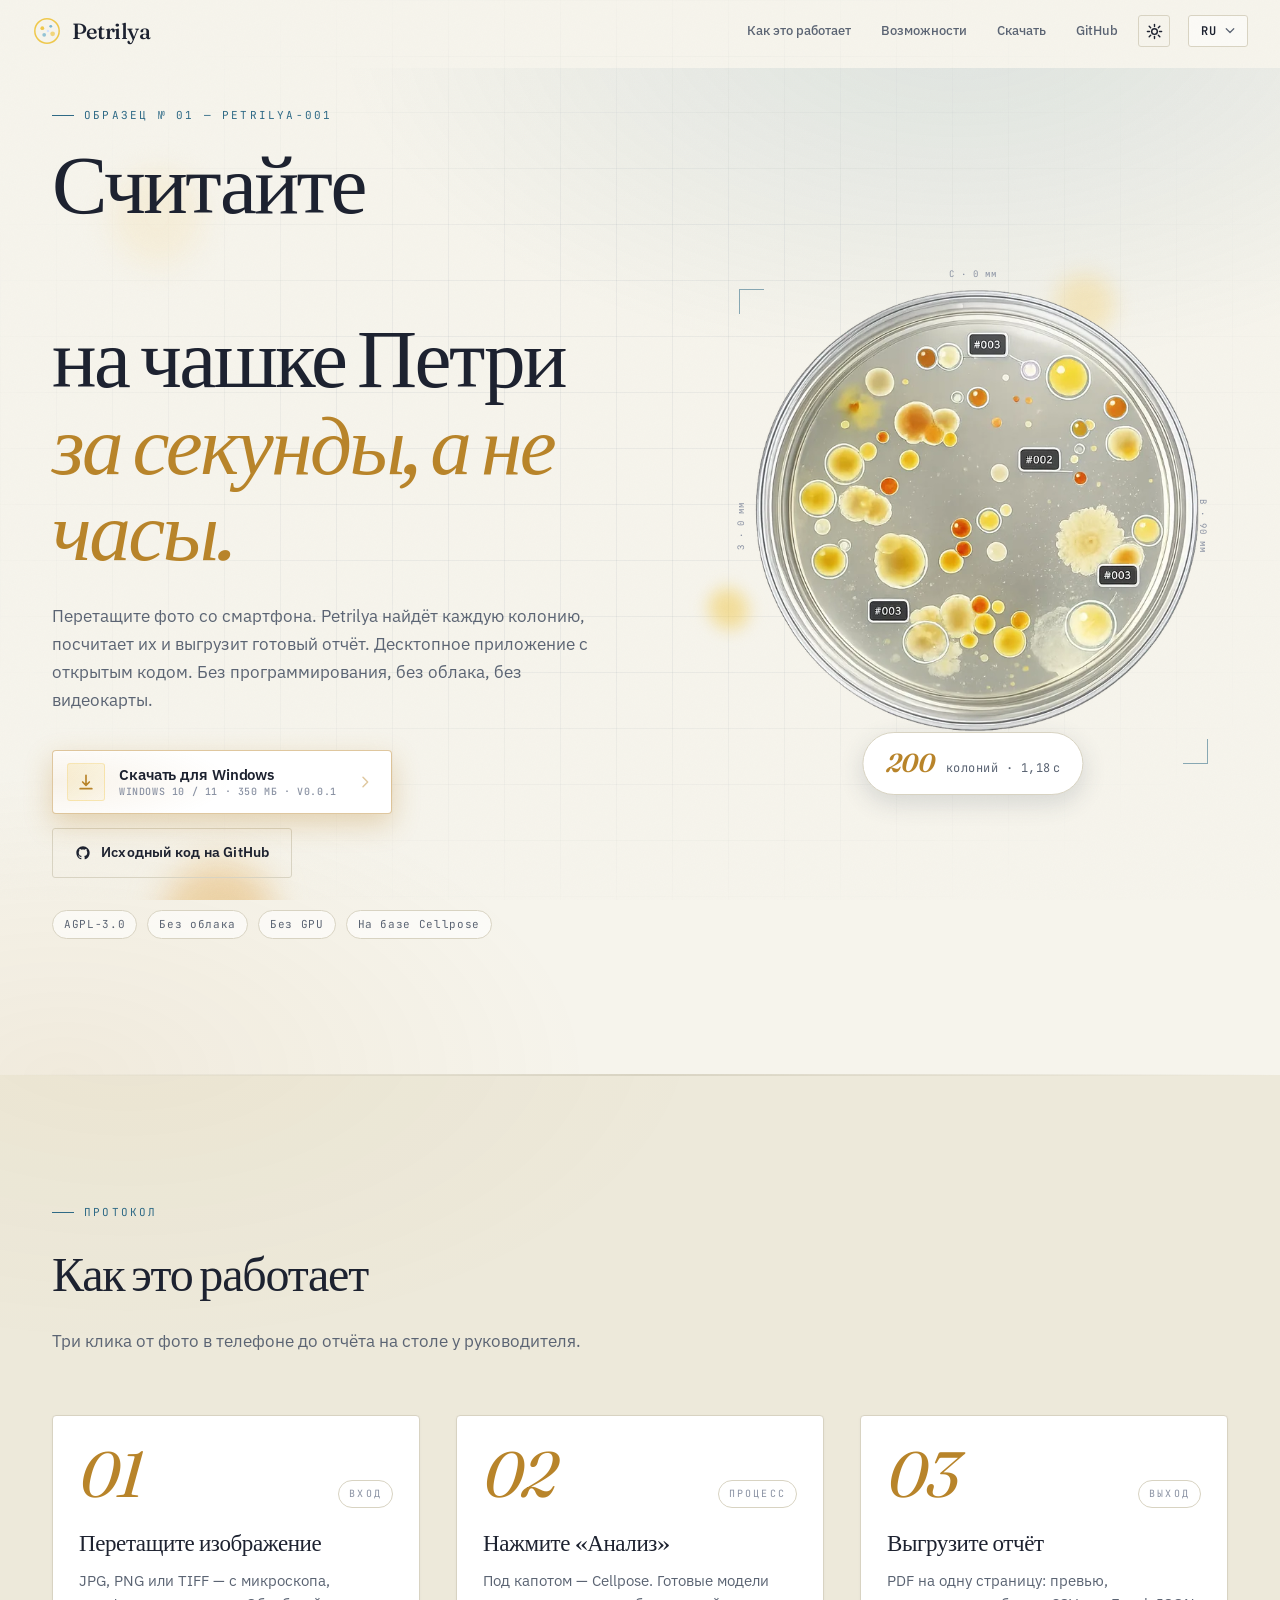
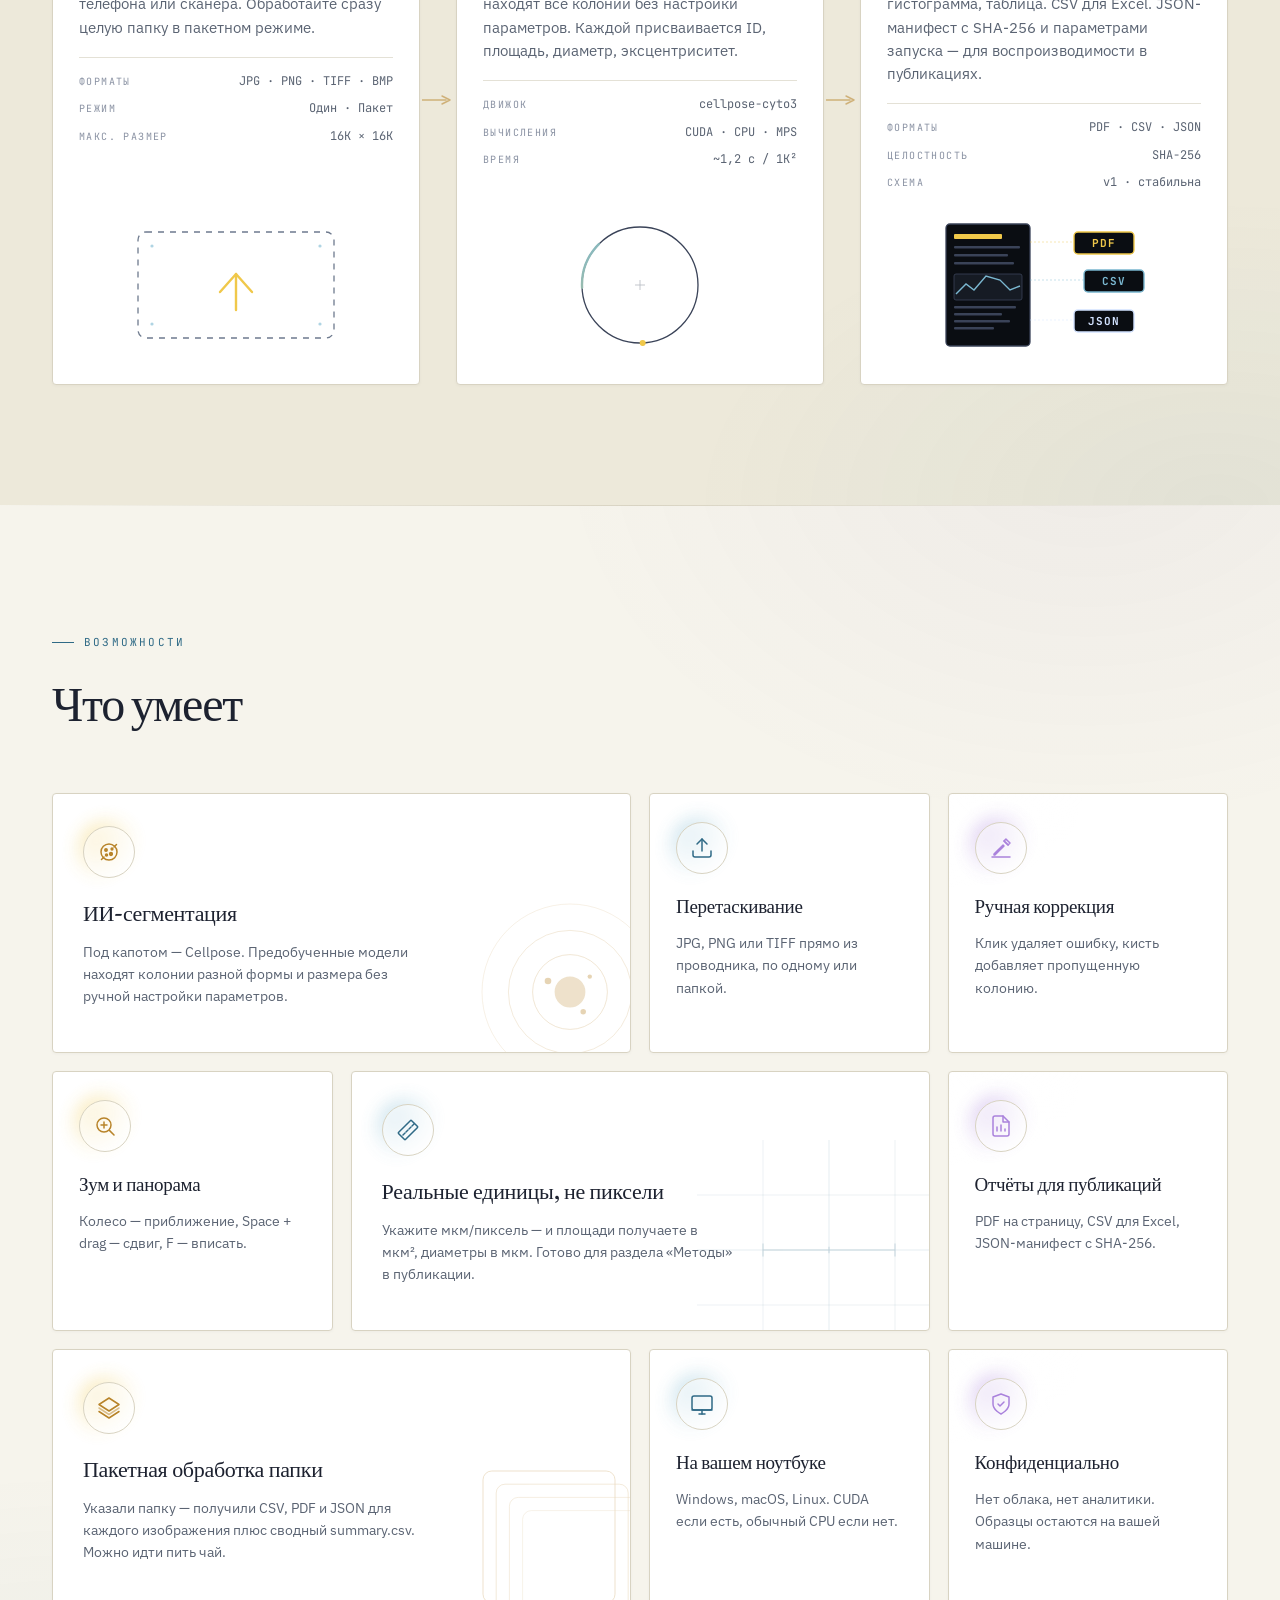
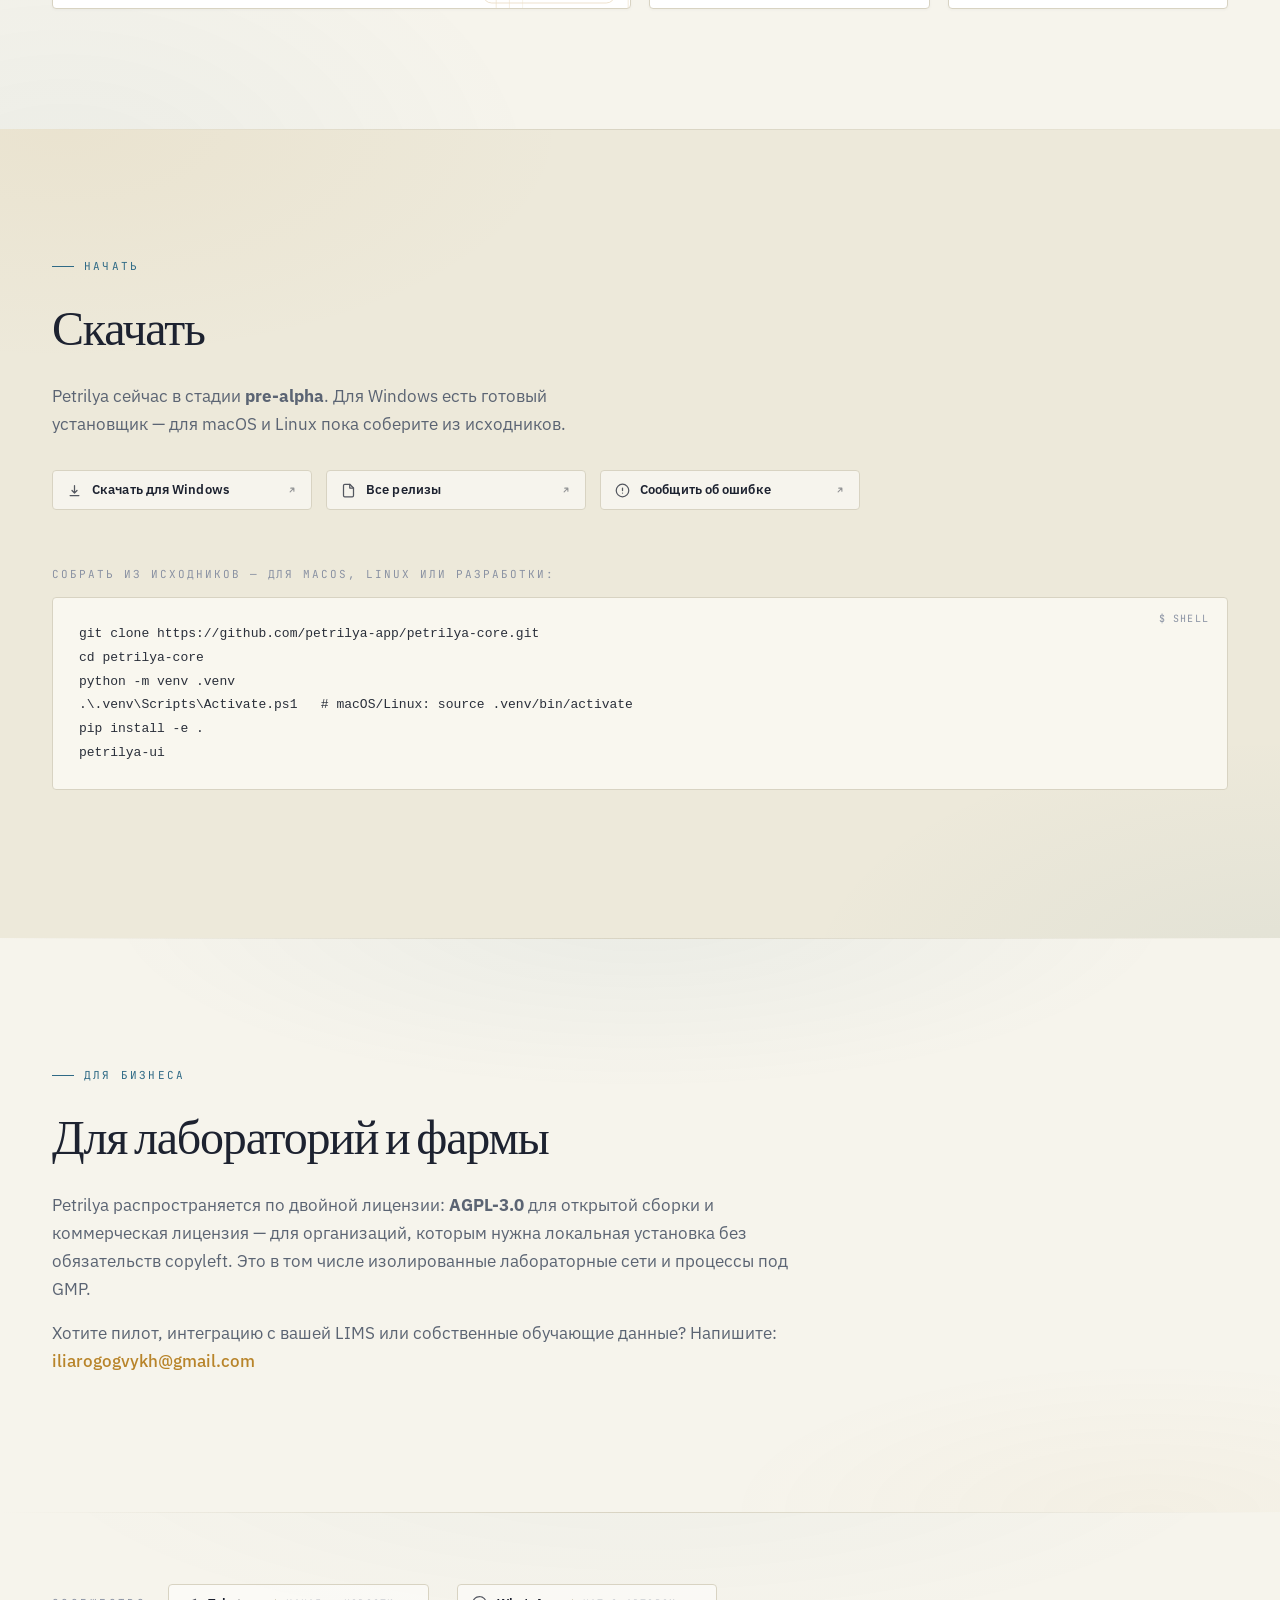
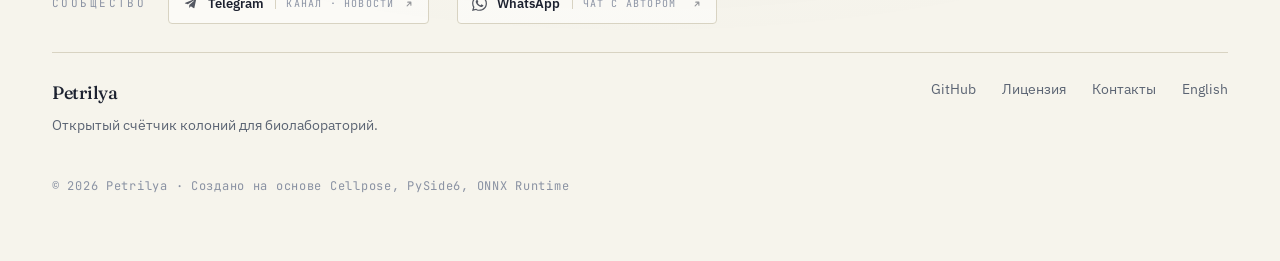
<file: docs/ru/index.html>
<!DOCTYPE html>
<html lang="ru">
<head>
  <meta charset="UTF-8" />
  <meta name="viewport" content="width=device-width, initial-scale=1.0" />
  <title>Petrilya — ИИ-счётчик колоний для биолабораторий</title>
  <meta name="description" content="Petrilya — десктопное приложение с открытым исходным кодом, которое превращает фото чашки Петри со смартфона в готовый отчёт о колониях за секунды. Без кода, без облака, без видеокарты." />
  <meta property="og:title" content="Petrilya — ИИ-счётчик колоний" />
  <meta property="og:description" content="Перетащил, посчитал, выгрузил отчёт. Десктоп-приложение для микробиологии с открытым кодом." />
  <meta property="og:type" content="website" />
  <meta property="og:url" content="https://petrilya.com/ru/" />
  <meta property="og:image" content="https://petrilya.com/og-image.png" />
  <meta name="twitter:card" content="summary_large_image" />
  <link rel="alternate" hreflang="en" href="https://petrilya.com/" />
  <link rel="alternate" hreflang="ru" href="https://petrilya.com/ru/" />
  <link rel="alternate" hreflang="x-default" href="https://petrilya.com/" />
  <link rel="canonical" href="https://petrilya.com/ru/" />
  <link rel="icon" type="image/svg+xml" href="../favicon.svg" />
  <script type="application/ld+json">
  {
    "@context": "https://schema.org",
    "@type": "SoftwareApplication",
    "name": "Petrilya",
    "description": "Десктопное приложение с открытым кодом — превращает фото чашки Петри со смартфона в готовый отчёт о колониях.",
    "applicationCategory": "ScientificApplication",
    "applicationSubCategory": "Bioimage analysis",
    "operatingSystem": "Windows 10, Windows 11",
    "inLanguage": "ru",
    "softwareVersion": "0.0.1",
    "datePublished": "2026-06-06",
    "softwareRequirements": "Windows 10/11 x64, 8 ГБ ОЗУ",
    "url": "https://petrilya.com/ru/",
    "downloadUrl": "https://github.com/petrilya-app/petrilya-core/releases/latest/download/petrilya-windows.exe",
    "license": "https://www.gnu.org/licenses/agpl-3.0.html",
    "offers": {
      "@type": "Offer",
      "price": "0",
      "priceCurrency": "USD"
    },
    "publisher": {
      "@type": "Organization",
      "name": "Petrilya",
      "url": "https://petrilya.com",
      "email": "iliarogogvykh@gmail.com"
    },
    "sameAs": [
      "https://github.com/petrilya-app/petrilya-core",
      "https://pypi.org/project/petrilya/"
    ]
  }
  </script>
  <link rel="preconnect" href="https://fonts.googleapis.com">
  <link rel="preconnect" href="https://fonts.gstatic.com" crossorigin>
  <link href="https://fonts.googleapis.com/css2?family=Fraunces:opsz,wght,SOFT,WONK@9..144,300..700,30..100,0..1&family=IBM+Plex+Sans:wght@400;500;600;700&family=JetBrains+Mono:wght@400;500&display=swap" rel="stylesheet">
  <link rel="stylesheet" href="../style.css" />
  <script src="../theme.js"></script>
</head>
<body>
  <header class="hero">
    <nav class="nav">
      <div class="brand">
        <a href="../">
          <svg class="logo-mark" viewBox="0 0 32 32" fill="none" aria-hidden="true">
            <circle cx="16" cy="16" r="13" stroke="url(#brand-grad)" stroke-width="1.6"/>
            <circle cx="11" cy="13" r="2" fill="#f0c84a"/>
            <circle cx="20" cy="11" r="1.5" fill="#7ab7d0"/>
            <circle cx="22" cy="19" r="2.5" fill="#f0c84a" opacity="0.7"/>
            <circle cx="13" cy="20" r="2" fill="#7ab7d0" opacity="0.8"/>
            <circle cx="17" cy="16" r="1.3" fill="#d2e2ff"/>
            <defs>
              <linearGradient id="brand-grad" x1="0" y1="0" x2="32" y2="32">
                <stop offset="0" stop-color="#f0c84a"/>
                <stop offset="1" stop-color="#7ab7d0"/>
              </linearGradient>
            </defs>
          </svg>
          <span>Petrilya</span>
        </a>
      </div>
      <div class="nav-links">
        <a href="#how">Как это работает</a>
        <a href="#features">Возможности</a>
        <a href="#download">Скачать</a>
        <a href="https://github.com/petrilya-app/petrilya-core" target="_blank" rel="noopener">GitHub</a>
        <button class="theme-toggle" data-theme-toggle aria-label="Сменить тему" title="Сменить тему">
          <svg class="theme-icon theme-icon-sun" viewBox="0 0 24 24" fill="none" stroke="currentColor" stroke-width="2" stroke-linecap="round" stroke-linejoin="round" aria-hidden="true">
            <circle cx="12" cy="12" r="4"/>
            <line x1="12" y1="2" x2="12" y2="5"/>
            <line x1="12" y1="19" x2="12" y2="22"/>
            <line x1="2" y1="12" x2="5" y2="12"/>
            <line x1="19" y1="12" x2="22" y2="12"/>
            <line x1="4.5" y1="4.5" x2="6.6" y2="6.6"/>
            <line x1="17.4" y1="17.4" x2="19.5" y2="19.5"/>
            <line x1="4.5" y1="19.5" x2="6.6" y2="17.4"/>
            <line x1="17.4" y1="6.6" x2="19.5" y2="4.5"/>
          </svg>
          <svg class="theme-icon theme-icon-moon" viewBox="0 0 24 24" fill="none" stroke="currentColor" stroke-width="2" stroke-linecap="round" stroke-linejoin="round" aria-hidden="true">
            <path d="M21 12.79A9 9 0 1 1 11.21 3 7 7 0 0 0 21 12.79z"/>
          </svg>
        </button>
        <details class="lang-dropdown">
          <summary class="lang-current" aria-label="Сменить язык">
            <span class="lang-name">RU</span>
            <svg class="lang-caret" width="10" height="6" viewBox="0 0 12 8" aria-hidden="true"><path d="M1 1l5 5 5-5" stroke="currentColor" stroke-width="1.6" fill="none" stroke-linecap="round" stroke-linejoin="round"/></svg>
          </summary>
          <div class="lang-menu" role="menu">
            <a href="/" class="lang-option" role="menuitem">
              <span class="lang-label">English</span>
            </a>
            <a href="/ru/" class="lang-option lang-active" role="menuitem">
              <span class="lang-label">Русский</span>
              <svg class="lang-check" width="14" height="14" viewBox="0 0 14 14" aria-hidden="true"><path d="M3 7l3 3 5-6" stroke="currentColor" stroke-width="2" fill="none" stroke-linecap="round" stroke-linejoin="round"/></svg>
            </a>
          </div>
        </details>
      </div>
    </nav>

    <div class="hero-grid">
      <div class="hero-text">
        <span class="spec-marker reveal reveal-1">ОБРАЗЕЦ № 01 — PETRILYA-001</span>
        <h1 class="reveal reveal-2">
          <span class="quiet">Считайте</span>
          <span class="rotator" aria-label="вращается: колонии, бактерии, дрожжи, плесень, патогены">
            <span class="rotator-word rotator-sizer" aria-hidden="true">микроорганизмы</span>
            <span class="rotator-word is-active">колонии</span>
            <span class="rotator-word">бактерии</span>
            <span class="rotator-word">дрожжи</span>
            <span class="rotator-word">плесень</span>
            <span class="rotator-word">патогены</span>
          </span>
          <span class="quiet">на чашке Петри</span>
          <span class="punch">за секунды, а не часы.</span>
        </h1>
        <p class="lead reveal reveal-3">
          Перетащите фото со смартфона. Petrilya найдёт каждую колонию, посчитает их и выгрузит готовый отчёт. Десктопное приложение с открытым кодом. Без программирования, без облака, без видеокарты.
        </p>
        <div class="cta-row reveal reveal-4">
          <a href="https://github.com/petrilya-app/petrilya-core/releases/latest/download/petrilya-windows.exe"
             class="btn-hero-download"
             data-hero-download
             title="Petrilya для Windows (.exe, не подписан — Windows SmartScreen может предупредить при первом запуске)">
            <span class="btn-hd-shine" aria-hidden="true"></span>
            <span class="btn-hd-icon-wrap" aria-hidden="true">
              <svg class="btn-hd-icon" viewBox="0 0 24 24" fill="none">
                <path d="M12 4v12m0 0l-4-4m4 4l4-4M5 20h14" stroke="currentColor" stroke-width="2" stroke-linecap="round" stroke-linejoin="round"/>
              </svg>
            </span>
            <span class="btn-hd-text">
              <span class="btn-hd-title">Скачать для Windows</span>
              <span class="btn-hd-subtitle" lang="ru">Windows 10 / 11 · 350 МБ · v0.0.1</span>
            </span>
            <span class="btn-hd-arrow" aria-hidden="true">
              <svg viewBox="0 0 24 24" fill="none">
                <path d="M9 5l7 7-7 7" stroke="currentColor" stroke-width="2.2" stroke-linecap="round" stroke-linejoin="round"/>
              </svg>
            </span>
          </a>
          <a href="https://github.com/petrilya-app/petrilya-core" target="_blank" rel="noopener" class="btn btn-ghost">
            <svg class="btn-icon" viewBox="0 0 24 24" fill="currentColor" aria-hidden="true"><path d="M12 2C6.48 2 2 6.48 2 12c0 4.42 2.87 8.17 6.84 9.5.5.08.66-.23.66-.5v-1.69c-2.77.6-3.36-1.34-3.36-1.34-.46-1.16-1.11-1.47-1.11-1.47-.91-.62.07-.6.07-.6 1 .07 1.53 1.03 1.53 1.03.87 1.52 2.34 1.07 2.91.83.09-.65.35-1.09.63-1.34-2.22-.25-4.55-1.11-4.55-4.94 0-1.1.39-1.99 1.03-2.69-.1-.25-.45-1.27.1-2.65 0 0 .84-.27 2.75 1.02.79-.22 1.65-.33 2.5-.33.85 0 1.71.11 2.5.33 1.91-1.29 2.75-1.02 2.75-1.02.55 1.38.2 2.4.1 2.65.64.7 1.03 1.59 1.03 2.69 0 3.84-2.34 4.69-4.57 4.94.36.31.69.92.69 1.86V21c0 .27.16.59.67.5C19.14 20.16 22 16.42 22 12c0-5.52-4.48-10-10-10z"/></svg>
            Исходный код на GitHub
          </a>
        </div>
        <p class="hero-meta reveal reveal-5">
          <span class="badge">AGPL-3.0</span>
          <span class="badge">Без облака</span>
          <span class="badge">Без GPU</span>
          <span class="badge">На базе Cellpose</span>
        </p>
      </div>

      <div class="hero-art reveal reveal-3">
        <div class="scale-ticks" aria-hidden="true">
          <span class="tick t-top">С · 0&nbsp;мм</span>
          <span class="tick t-bottom">Ю · 90&nbsp;мм</span>
          <span class="tick t-left">З · 0&nbsp;мм</span>
          <span class="tick t-right">В · 90&nbsp;мм</span>
        </div>
        <picture>
          <source srcset="../hero-dish.webp" type="image/webp">
          <img src="../hero-dish.png" alt="Чашка Петри с распознанными цветными колониями"
               width="720" height="720" decoding="async" fetchpriority="high"/>
        </picture>
        <div class="hero-art-caption">
          <span class="count">200</span>
          <span class="count-label">колоний&nbsp;·&nbsp;1,18&thinsp;с</span>
        </div>
      </div>
    </div>
  </header>

  <section id="how" class="how">
    <div class="container">
      <span class="eyebrow">ПРОТОКОЛ</span>
      <h2>Как это работает</h2>
      <p class="section-lead">Три клика от фото в телефоне до отчёта на столе у руководителя.</p>

      <div class="steps">

        <article class="step">
          <header class="step-header">
            <span class="step-num">01</span>
            <span class="step-tag">ВХОД</span>
          </header>
          <div class="step-body">
            <h3>Перетащите изображение</h3>
            <p>JPG, PNG или TIFF — с микроскопа, телефона или сканера. Обработайте сразу целую папку в пакетном режиме.</p>
          </div>
          <dl class="step-spec">
            <div><dt>Форматы</dt><dd>JPG · PNG · TIFF · BMP</dd></div>
            <div><dt>Режим</dt><dd>Один · Пакет</dd></div>
            <div><dt>Макс. размер</dt><dd>16K × 16K</dd></div>
          </dl>
          <div class="step-art">
            <svg viewBox="0 0 240 150" aria-hidden="true">
              <rect class="drop-frame" x="22" y="22" width="196" height="106" rx="8"
                    fill="none" stroke="#6e7a8e" stroke-width="1.3"
                    stroke-dasharray="6 6"/>
              <g transform="translate(120 78)">
                <g class="upload-arrow">
                  <path d="M-16 4 L0 -14 L16 4" stroke="#f0c84a" stroke-width="2.4"
                        fill="none" stroke-linecap="round" stroke-linejoin="round"/>
                  <line x1="0" y1="-14" x2="0" y2="22" stroke="#f0c84a" stroke-width="2.4"
                        stroke-linecap="round"/>
                </g>
              </g>
              <circle cx="36" cy="36" r="1.6" fill="#7ab7d0" opacity="0.6"/>
              <circle cx="204" cy="36" r="1.6" fill="#7ab7d0" opacity="0.6"/>
              <circle cx="36" cy="114" r="1.6" fill="#7ab7d0" opacity="0.6"/>
              <circle cx="204" cy="114" r="1.6" fill="#7ab7d0" opacity="0.6"/>
            </svg>
          </div>
        </article>

        <div class="step-link" aria-hidden="true">
          <svg viewBox="0 0 32 10" fill="none">
            <path d="M0 5 L24 5 M20 1 L28 5 L20 9" stroke="currentColor"
                  stroke-width="1.4" stroke-linecap="round" stroke-linejoin="round"/>
          </svg>
        </div>

        <article class="step">
          <header class="step-header">
            <span class="step-num">02</span>
            <span class="step-tag">ПРОЦЕСС</span>
          </header>
          <div class="step-body">
            <h3>Нажмите «Анализ»</h3>
            <p>Под капотом — Cellpose. Готовые модели находят все колонии без настройки параметров. Каждой присваивается ID, площадь, диаметр, эксцентриситет.</p>
          </div>
          <dl class="step-spec">
            <div><dt>Движок</dt><dd>cellpose-cyto3</dd></div>
            <div><dt>Вычисления</dt><dd>CUDA · CPU · MPS</dd></div>
            <div><dt>Время</dt><dd>~1,2 с / 1K²</dd></div>
          </dl>
          <div class="step-art">
            <svg viewBox="0 0 240 150" aria-hidden="true">
              <defs>
                <linearGradient id="scanGradRu" x1="0" y1="0" x2="1" y2="1">
                  <stop offset="0" stop-color="#f0c84a"/>
                  <stop offset="1" stop-color="#7ab7d0"/>
                </linearGradient>
              </defs>
              <circle cx="120" cy="75" r="58" fill="none" stroke="#3a4358" stroke-width="1.3"/>
              <g>
                <circle cx="120" cy="75" r="58" fill="none" stroke="url(#scanGradRu)"
                        stroke-width="2.4" stroke-dasharray="48 320" stroke-linecap="round"/>
                <circle cx="120" cy="17" r="3" fill="#f0c84a"/>
                <animateTransform attributeName="transform" type="rotate"
                                  from="0 120 75" to="360 120 75"
                                  dur="4.5s" repeatCount="indefinite"/>
              </g>
              <g transform="translate(98 56)">
                <g class="detect-pop d1">
                  <circle r="5" fill="#f0c84a" opacity="0.9"/>
                  <circle r="8" fill="none" stroke="#7ab7d0" stroke-width="1.4"/>
                </g>
              </g>
              <g transform="translate(143 60)">
                <g class="detect-pop d2">
                  <circle r="4" fill="#d2e2ff" opacity="0.9"/>
                  <circle r="7" fill="none" stroke="#7ab7d0" stroke-width="1.4"/>
                </g>
              </g>
              <g transform="translate(118 92)">
                <g class="detect-pop d3">
                  <circle r="6" fill="#f0c84a" opacity="0.85"/>
                  <circle r="10" fill="none" stroke="#aa82dc" stroke-width="1.4"/>
                </g>
              </g>
              <g transform="translate(92 98)">
                <g class="detect-pop d4">
                  <circle r="4" fill="#d2e2ff" opacity="0.9"/>
                  <circle r="7" fill="none" stroke="#7ab7d0" stroke-width="1.4"/>
                </g>
              </g>
              <g transform="translate(146 100)">
                <g class="detect-pop d5">
                  <circle r="5" fill="#f0c84a" opacity="0.9"/>
                  <circle r="8" fill="none" stroke="#aa82dc" stroke-width="1.4"/>
                </g>
              </g>
              <g stroke="#5e6878" stroke-width="0.8" opacity="0.45">
                <line x1="115" y1="75" x2="125" y2="75"/>
                <line x1="120" y1="70" x2="120" y2="80"/>
              </g>
            </svg>
          </div>
        </article>

        <div class="step-link" aria-hidden="true">
          <svg viewBox="0 0 32 10" fill="none">
            <path d="M0 5 L24 5 M20 1 L28 5 L20 9" stroke="currentColor"
                  stroke-width="1.4" stroke-linecap="round" stroke-linejoin="round"/>
          </svg>
        </div>

        <article class="step">
          <header class="step-header">
            <span class="step-num">03</span>
            <span class="step-tag">ВЫХОД</span>
          </header>
          <div class="step-body">
            <h3>Выгрузите отчёт</h3>
            <p>PDF на одну страницу: превью, гистограмма, таблица. CSV для Excel. JSON-манифест с SHA-256 и параметрами запуска — для воспроизводимости в публикациях.</p>
          </div>
          <dl class="step-spec">
            <div><dt>Форматы</dt><dd>PDF · CSV · JSON</dd></div>
            <div><dt>Целостность</dt><dd>SHA-256</dd></div>
            <div><dt>Схема</dt><dd>v1 · стабильна</dd></div>
          </dl>
          <div class="step-art">
            <svg viewBox="0 0 240 150" aria-hidden="true">
              <rect x="22" y="14" width="84" height="122" rx="4" fill="#0a0d12"
                    stroke="#3a4358" stroke-width="1.3"/>
              <rect x="30" y="24" width="48" height="5" rx="1" fill="#f0c84a"/>
              <rect x="30" y="36" width="66" height="2.5" rx="1" fill="#3a4358"/>
              <rect x="30" y="44" width="54" height="2.5" rx="1" fill="#3a4358"/>
              <rect x="30" y="52" width="60" height="2.5" rx="1" fill="#3a4358"/>
              <rect x="30" y="64" width="68" height="26" rx="2" fill="#161b24"
                    stroke="#3a4358" stroke-width="0.8"/>
              <path d="M32 84 L42 74 L50 80 L62 66 L76 70 L86 80 L96 76"
                    stroke="#7ab7d0" fill="none" stroke-width="1.4"/>
              <rect x="30" y="96" width="62" height="2.5" rx="1" fill="#3a4358"/>
              <rect x="30" y="103" width="48" height="2.5" rx="1" fill="#3a4358"/>
              <rect x="30" y="110" width="56" height="2.5" rx="1" fill="#3a4358"/>
              <rect x="30" y="117" width="40" height="2.5" rx="1" fill="#3a4358"/>

              <path d="M106 32 L150 32" stroke="#f0c84a" stroke-width="0.9"
                    stroke-dasharray="2 2" opacity="0.45"/>
              <path d="M106 70 L160 70" stroke="#7ab7d0" stroke-width="0.9"
                    stroke-dasharray="2 2" opacity="0.45"/>
              <path d="M106 110 L150 110" stroke="#d2e2ff" stroke-width="0.9"
                    stroke-dasharray="2 2" opacity="0.45"/>

              <g transform="translate(150 22)">
                <g class="fmt-badge">
                  <rect width="60" height="22" rx="4" fill="#0a0d12"
                        stroke="#f0c84a" stroke-width="1.4"/>
                  <text x="30" y="15" text-anchor="middle"
                        font-family="JetBrains Mono, monospace"
                        font-size="11" fill="#f0c84a" font-weight="700"
                        letter-spacing="1">PDF</text>
                </g>
              </g>
              <g transform="translate(160 60)">
                <g class="fmt-badge b2">
                  <rect width="60" height="22" rx="4" fill="#0a0d12"
                        stroke="#7ab7d0" stroke-width="1.4"/>
                  <text x="30" y="15" text-anchor="middle"
                        font-family="JetBrains Mono, monospace"
                        font-size="11" fill="#7ab7d0" font-weight="700"
                        letter-spacing="1">CSV</text>
                </g>
              </g>
              <g transform="translate(150 100)">
                <g class="fmt-badge b3">
                  <rect width="60" height="22" rx="4" fill="#0a0d12"
                        stroke="#d2e2ff" stroke-width="1.4"/>
                  <text x="30" y="15" text-anchor="middle"
                        font-family="JetBrains Mono, monospace"
                        font-size="11" fill="#d2e2ff" font-weight="700"
                        letter-spacing="1">JSON</text>
                </g>
              </g>
            </svg>
          </div>
        </article>

      </div>
    </div>
  </section>

  <section id="features" class="features">
    <div class="container">
      <span class="eyebrow">ВОЗМОЖНОСТИ</span>
      <h2>Что умеет</h2>
      <div class="grid">
        <!-- РЯД 1: [ИИ featured x2] [Перетаск] [Коррекция] -->
        <article class="card span-2 accent-amber">
          <svg class="card-decor" viewBox="0 0 200 200" width="220" height="220"
               style="right: -50px; bottom: -50px;" aria-hidden="true">
            <circle cx="100" cy="100" r="80" fill="none" stroke="currentColor" stroke-width="0.6" opacity="0.5"/>
            <circle cx="100" cy="100" r="56" fill="none" stroke="currentColor" stroke-width="0.6" opacity="0.7"/>
            <circle cx="100" cy="100" r="34" fill="none" stroke="currentColor" stroke-width="0.6" opacity="0.85"/>
            <circle cx="100" cy="100" r="14" fill="currentColor" opacity="0.7"/>
            <circle cx="80" cy="90" r="3" fill="currentColor"/>
            <circle cx="118" cy="86" r="2" fill="currentColor"/>
            <circle cx="112" cy="118" r="2.5" fill="currentColor"/>
          </svg>
          <div class="feat-icon-wrap">
            <svg class="feat-icon" viewBox="0 0 24 24" fill="none" stroke="currentColor" stroke-width="1.5" stroke-linecap="round" stroke-linejoin="round" aria-hidden="true">
              <circle cx="12" cy="12" r="8"/>
              <circle cx="9" cy="10" r="1.2" fill="currentColor"/>
              <circle cx="15" cy="9" r="0.9" fill="currentColor"/>
              <circle cx="14" cy="14" r="1.4" fill="currentColor"/>
              <circle cx="9.5" cy="15" r="1" fill="currentColor"/>
              <path d="M19.5 4.5L17 7M4.5 19.5L7 17"/>
            </svg>
          </div>
          <h3>ИИ-сегментация</h3>
          <p>Под капотом — Cellpose. Предобученные модели находят колонии разной формы и размера без ручной настройки параметров.</p>
        </article>

        <article class="card accent-teal">
          <div class="feat-icon-wrap">
            <svg class="feat-icon" viewBox="0 0 24 24" fill="none" stroke="currentColor" stroke-width="1.5" stroke-linecap="round" stroke-linejoin="round" aria-hidden="true">
              <path d="M21 15v4a2 2 0 0 1-2 2H5a2 2 0 0 1-2-2v-4"/>
              <polyline points="17 8 12 3 7 8"/>
              <line x1="12" y1="3" x2="12" y2="15"/>
            </svg>
          </div>
          <h3>Перетаскивание</h3>
          <p>JPG, PNG или TIFF прямо из проводника, по одному или папкой.</p>
        </article>

        <article class="card accent-purple">
          <div class="feat-icon-wrap">
            <svg class="feat-icon" viewBox="0 0 24 24" fill="none" stroke="currentColor" stroke-width="1.5" stroke-linecap="round" stroke-linejoin="round" aria-hidden="true">
              <path d="M14.06 9l.94.94L5.92 19H5v-.92L14.06 9z"/>
              <path d="M15 4.94L19.06 9 21 7.06 16.94 3 15 4.94z" fill="currentColor" fill-opacity="0.15"/>
              <path d="M15 4.94L19.06 9"/>
              <path d="M3 21h18"/>
            </svg>
          </div>
          <h3>Ручная коррекция</h3>
          <p>Клик удаляет ошибку, кисть добавляет пропущенную колонию.</p>
        </article>

        <!-- РЯД 2: [Зум] [Единицы featured x2] [Отчёты] -->
        <article class="card accent-amber">
          <div class="feat-icon-wrap">
            <svg class="feat-icon" viewBox="0 0 24 24" fill="none" stroke="currentColor" stroke-width="1.5" stroke-linecap="round" stroke-linejoin="round" aria-hidden="true">
              <circle cx="11" cy="11" r="7"/>
              <line x1="21" y1="21" x2="16.65" y2="16.65"/>
              <line x1="8" y1="11" x2="14" y2="11"/>
              <line x1="11" y1="8" x2="11" y2="14"/>
            </svg>
          </div>
          <h3>Зум и панорама</h3>
          <p>Колесо — приближение, Space + drag — сдвиг, F — вписать.</p>
        </article>

        <article class="card span-2 accent-teal">
          <svg class="card-decor" viewBox="0 0 240 200" width="280" height="220"
               style="right: -40px; bottom: -30px;" aria-hidden="true">
            <g stroke="currentColor" stroke-width="0.6" fill="none">
              <line x1="0" y1="50"  x2="240" y2="50"  opacity="0.4"/>
              <line x1="0" y1="100" x2="240" y2="100" opacity="0.55"/>
              <line x1="0" y1="150" x2="240" y2="150" opacity="0.4"/>
              <line x1="60"  y1="0" x2="60"  y2="200" opacity="0.4"/>
              <line x1="120" y1="0" x2="120" y2="200" opacity="0.55"/>
              <line x1="180" y1="0" x2="180" y2="200" opacity="0.4"/>
            </g>
            <g stroke="currentColor" stroke-width="1" fill="none" opacity="0.7">
              <line x1="60" y1="100" x2="180" y2="100"/>
              <line x1="60" y1="94"  x2="60"  y2="106"/>
              <line x1="180" y1="94" x2="180" y2="106"/>
              <line x1="120" y1="97" x2="120" y2="103"/>
            </g>
          </svg>
          <div class="feat-icon-wrap">
            <svg class="feat-icon" viewBox="0 0 24 24" fill="none" stroke="currentColor" stroke-width="1.5" stroke-linecap="round" stroke-linejoin="round" aria-hidden="true">
              <path d="M21.3 8.3L15.7 2.7a1 1 0 0 0-1.4 0L2.7 14.3a1 1 0 0 0 0 1.4l5.6 5.6a1 1 0 0 0 1.4 0L21.3 9.7a1 1 0 0 0 0-1.4z"/>
              <line x1="7" y1="17" x2="9" y2="15"/>
              <line x1="10" y1="14" x2="12" y2="12"/>
              <line x1="13" y1="11" x2="15" y2="9"/>
              <line x1="16" y1="8" x2="18" y2="6"/>
            </svg>
          </div>
          <h3>Реальные единицы, не пиксели</h3>
          <p>Укажите мкм/пиксель — и площади получаете в мкм², диаметры в мкм. Готово для раздела «Методы» в публикации.</p>
        </article>

        <article class="card accent-purple">
          <div class="feat-icon-wrap">
            <svg class="feat-icon" viewBox="0 0 24 24" fill="none" stroke="currentColor" stroke-width="1.5" stroke-linecap="round" stroke-linejoin="round" aria-hidden="true">
              <path d="M14 2H6a2 2 0 0 0-2 2v16a2 2 0 0 0 2 2h12a2 2 0 0 0 2-2V8z"/>
              <polyline points="14 2 14 8 20 8"/>
              <line x1="8" y1="13" x2="8" y2="17"/>
              <line x1="12" y1="11" x2="12" y2="17"/>
              <line x1="16" y1="15" x2="16" y2="17"/>
            </svg>
          </div>
          <h3>Отчёты для публикаций</h3>
          <p>PDF на страницу, CSV для Excel, JSON-манифест с SHA-256.</p>
        </article>

        <!-- РЯД 3: [Пакетная featured x2] [Ноутбук] [Конфиденциально] -->
        <article class="card span-2 accent-amber">
          <svg class="card-decor" viewBox="0 0 200 200" width="220" height="220"
               style="right: -40px; bottom: -50px;" aria-hidden="true">
            <g fill="none" stroke="currentColor" stroke-width="0.7" opacity="0.85">
              <rect x="30" y="30" width="120" height="120" rx="8"/>
              <rect x="42" y="42" width="120" height="120" rx="8" opacity="0.75"/>
              <rect x="54" y="54" width="120" height="120" rx="8" opacity="0.6"/>
              <rect x="66" y="66" width="120" height="120" rx="8" opacity="0.45"/>
            </g>
          </svg>
          <div class="feat-icon-wrap">
            <svg class="feat-icon" viewBox="0 0 24 24" fill="none" stroke="currentColor" stroke-width="1.5" stroke-linecap="round" stroke-linejoin="round" aria-hidden="true">
              <polygon points="12 2 22 8.5 12 15 2 8.5 12 2"/>
              <polyline points="2 15.5 12 22 22 15.5"/>
              <polyline points="2 12 12 18.5 22 12" opacity="0.5"/>
            </svg>
          </div>
          <h3>Пакетная обработка папки</h3>
          <p>Указали папку — получили CSV, PDF и JSON для каждого изображения плюс сводный summary.csv. Можно идти пить чай.</p>
        </article>

        <article class="card accent-teal">
          <div class="feat-icon-wrap">
            <svg class="feat-icon" viewBox="0 0 24 24" fill="none" stroke="currentColor" stroke-width="1.5" stroke-linecap="round" stroke-linejoin="round" aria-hidden="true">
              <rect x="2" y="4" width="20" height="14" rx="2"/>
              <line x1="2" y1="18" x2="22" y2="18"/>
              <line x1="9" y1="22" x2="15" y2="22"/>
              <line x1="12" y1="18" x2="12" y2="22"/>
            </svg>
          </div>
          <h3>На вашем ноутбуке</h3>
          <p>Windows, macOS, Linux. CUDA если есть, обычный CPU если нет.</p>
        </article>

        <article class="card accent-purple">
          <div class="feat-icon-wrap">
            <svg class="feat-icon" viewBox="0 0 24 24" fill="none" stroke="currentColor" stroke-width="1.5" stroke-linecap="round" stroke-linejoin="round" aria-hidden="true">
              <path d="M12 22s8-4 8-10V5l-8-3-8 3v7c0 6 8 10 8 10z"/>
              <path d="M9 12l2 2 4-4"/>
            </svg>
          </div>
          <h3>Конфиденциально</h3>
          <p>Нет облака, нет аналитики. Образцы остаются на вашей машине.</p>
        </article>
      </div>
    </div>
  </section>

  <section id="download" class="download">
    <div class="container">
      <span class="eyebrow">НАЧАТЬ</span>
      <h2>Скачать</h2>
      <p class="lead">
        Petrilya сейчас в стадии <strong>pre-alpha</strong>. Для Windows есть готовый установщик — для macOS и Linux пока соберите из исходников.
      </p>

      <p>
        <a href="https://github.com/petrilya-app/petrilya-core/releases/latest/download/petrilya-windows.exe"
           class="btn btn-primary" target="_blank" rel="noopener"
           title="Petrilya для Windows 10 / 11 — .exe не подписан, SmartScreen может предупредить">
          <svg class="btn-icon" viewBox="0 0 24 24" fill="none" stroke="currentColor" stroke-width="2" stroke-linecap="round" stroke-linejoin="round" aria-hidden="true"><path d="M12 4v12m0 0l-4-4m4 4l4-4M5 20h14"/></svg>
          Скачать для Windows
        </a>
        <a href="https://github.com/petrilya-app/petrilya-core/releases" class="btn btn-ghost" target="_blank" rel="noopener">
          <svg class="btn-icon" viewBox="0 0 24 24" fill="none" stroke="currentColor" stroke-width="2" stroke-linecap="round" stroke-linejoin="round" aria-hidden="true"><path d="M14 2H6a2 2 0 0 0-2 2v16a2 2 0 0 0 2 2h12a2 2 0 0 0 2-2V8z"/><polyline points="14 2 14 8 20 8"/></svg>
          Все релизы
        </a>
        <a href="https://github.com/petrilya-app/petrilya-core/issues" class="btn btn-ghost" target="_blank" rel="noopener">
          <svg class="btn-icon" viewBox="0 0 24 24" fill="none" stroke="currentColor" stroke-width="2" stroke-linecap="round" stroke-linejoin="round" aria-hidden="true"><circle cx="12" cy="12" r="10"/><line x1="12" y1="8" x2="12" y2="12"/><line x1="12" y1="16" x2="12.01" y2="16"/></svg>
          Сообщить об ошибке
        </a>
      </p>

      <p class="download-sub-lead">Собрать из исходников — для macOS, Linux или разработки:</p>
      <pre class="code"><code>git clone https://github.com/petrilya-app/petrilya-core.git
cd petrilya-core
python -m venv .venv
.\.venv\Scripts\Activate.ps1   # macOS/Linux: source .venv/bin/activate
pip install -e .
petrilya-ui</code></pre>
    </div>
  </section>

  <section class="for-labs">
    <div class="container">
      <span class="eyebrow">ДЛЯ БИЗНЕСА</span>
      <h2>Для лабораторий и фармы</h2>
      <p>
        Petrilya распространяется по двойной лицензии: <strong>AGPL-3.0</strong> для открытой сборки и коммерческая лицензия — для организаций, которым нужна локальная установка без обязательств copyleft. Это в том числе изолированные лабораторные сети и процессы под GMP.
      </p>
      <p>
        Хотите пилот, интеграцию с вашей LIMS или собственные обучающие данные? Напишите: <a href="mailto:iliarogogvykh@gmail.com">iliarogogvykh@gmail.com</a>
      </p>
    </div>
  </section>

  <footer class="footer">
    <div class="container">
      <div class="footer-community">
        <span class="footer-community-label">Сообщество</span>
        <div class="footer-community-buttons">
          <a class="community-link" href="https://t.me/petrilya_app"
             target="_blank" rel="noopener" title="Telegram-канал">
            <svg class="community-link-icon" viewBox="0 0 24 24" fill="currentColor" aria-hidden="true">
              <path d="M9.78 18.65l.28-4.23 7.68-6.92c.34-.31-.07-.46-.52-.19L7.74 13.3 3.64 12c-.88-.25-.89-.86.2-1.3l15.97-6.16c.73-.33 1.43.18 1.15 1.3l-2.72 12.81c-.19.91-.74 1.13-1.5.71L12.6 16.3l-1.99 1.93c-.23.23-.42.42-.83.42z"/>
            </svg>
            <span class="community-link-name">Telegram</span>
            <span class="community-link-meta">Канал · новости</span>
          </a>

          <a class="community-link" href="https://wa.me/79991234567?text=Здравствуйте%2C%20хочу%20обсудить%20Petrilya"
             target="_blank" rel="noopener" title="WhatsApp">
            <svg class="community-link-icon" viewBox="0 0 24 24" fill="currentColor" aria-hidden="true">
              <path d="M17.472 14.382c-.297-.149-1.758-.867-2.03-.967-.273-.099-.471-.148-.67.15-.197.297-.767.966-.94 1.164-.173.199-.347.223-.644.075-.297-.15-1.255-.463-2.39-1.475-.883-.788-1.48-1.761-1.653-2.059-.173-.297-.018-.458.13-.606.134-.133.298-.347.446-.52.149-.174.198-.298.298-.497.099-.198.05-.371-.025-.52-.075-.149-.669-1.612-.916-2.207-.242-.579-.487-.5-.669-.51-.173-.008-.371-.01-.57-.01-.198 0-.52.074-.792.372-.272.297-1.04 1.016-1.04 2.479 0 1.462 1.065 2.875 1.213 3.074.149.198 2.096 3.2 5.077 4.487.709.306 1.262.489 1.694.625.712.227 1.36.195 1.871.118.571-.085 1.758-.719 2.006-1.413.248-.694.248-1.289.173-1.413-.074-.124-.272-.198-.57-.347M12.05 22h-.005c-1.751 0-3.471-.469-4.984-1.354L6.7 20.4l-3.74.982.998-3.648-.235-.374A9.86 9.86 0 012.157 11.9C2.158 6.45 6.59 2.016 12.05 2.016c2.638 0 5.117 1.029 6.984 2.898 1.866 1.869 2.893 4.353 2.893 6.992-.003 5.448-4.435 9.882-9.877 9.882M20.464 3.488A11.819 11.819 0 0012.05 0C5.495 0 .161 5.335.157 11.892c0 2.096.547 4.142 1.588 5.945L.057 24l6.305-1.654a11.882 11.882 0 005.683 1.448h.005c6.554 0 11.89-5.335 11.893-11.893a11.82 11.82 0 00-3.479-8.404"/>
            </svg>
            <span class="community-link-name">WhatsApp</span>
            <span class="community-link-meta">Чат с автором</span>
          </a>
        </div>
      </div>

      <div class="footer-row">
        <div>
          <strong>Petrilya</strong>
          <p class="muted">Открытый счётчик колоний для биолабораторий.</p>
        </div>
        <div>
          <a href="https://github.com/petrilya-app/petrilya-core" target="_blank" rel="noopener">GitHub</a>
          <a href="https://github.com/petrilya-app/petrilya-core/blob/main/LICENSE" target="_blank" rel="noopener">Лицензия</a>
          <a href="mailto:iliarogogvykh@gmail.com">Контакты</a>
          <a href="../">English</a>
        </div>
      </div>
      <p class="muted small">© 2026 Petrilya · Создано на основе Cellpose, PySide6, ONNX Runtime</p>
    </div>
  </footer>

  <script src="../rotator.js" defer></script>
  <script src="../blobs.js" defer></script>
  <script src="../download-button.js" defer></script>
  <script src="../pause-on-hidden.js" defer></script>
  <script src="../steps-carousel.js" defer></script>
  <script src="../sticky-nav.js" defer></script>
</body>
</html>
</file>
<file: docs/style.css>
/* ============================================================
   Petrilya — Editorial scientific journal aesthetic.
   Fraunces (display serif) + IBM Plex Sans (body) + JetBrains Mono.
   ============================================================ */

:root {
  --bg: #0a0d12;
  --bg-soft: #11151c;
  --bg-card: #161b24;
  --bg-card-hover: #1c2230;
  --border: #232a39;
  --border-soft: #1b2231;
  --text: #e8eaef;
  --text-dim: #8a93a4;
  --text-mute: #5e6878;
  --accent: #d2e2ff;          /* paper-white accent */
  --accent-2: #f0c84a;         /* lab amber */
  --accent-3: #7ab7d0;
  --grid-line: rgba(120, 145, 180, 0.045);
  --radius: 4px;               /* sharper editorial corners */
  --radius-sm: 3px;
  --maxw: 1240px;
  --display: "Fraunces", "Iowan Old Style", "Times New Roman", Georgia, serif;
  --sans: "IBM Plex Sans", -apple-system, BlinkMacSystemFont, "Segoe UI", sans-serif;
  --mono: "JetBrains Mono", "SF Mono", "Cascadia Code", Consolas, monospace;
}

* { box-sizing: border-box; }

html {
  color-scheme: dark;
  /* anchor links (#how, #features, #download) shouldn't tuck the
     section title under the fixed nav */
  scroll-padding-top: 76px;
  scroll-behavior: smooth;
}

/* ============================================================
 * Subtle themed scrollbars.
 * The default Windows / Chrome scrollbar is a wide grey block
 * that clashes with the dark navy palette. We replace it with a
 * thin translucent thumb on a transparent track so it blends
 * into the page and never steals attention.
 *   - scrollbar-width: thin             (Firefox)
 *   - scrollbar-color: thumb track       (Firefox)
 *   - ::-webkit-scrollbar / -thumb       (Chrome / Edge / Safari)
 * ============================================================ */
* {
  scrollbar-width: thin;
  scrollbar-color: rgba(255, 255, 255, 0.14) transparent;
}
html.light * {
  scrollbar-color: rgba(0, 0, 0, 0.18) transparent;
}
::-webkit-scrollbar { width: 10px; height: 10px; }
::-webkit-scrollbar-track { background: transparent; }
::-webkit-scrollbar-thumb {
  background: rgba(255, 255, 255, 0.14);
  border: 2px solid transparent;
  border-radius: 10px;
  background-clip: content-box;
}
::-webkit-scrollbar-thumb:hover {
  background: rgba(255, 255, 255, 0.32);
  background-clip: content-box;
}
::-webkit-scrollbar-corner { background: transparent; }
html.light ::-webkit-scrollbar-thumb {
  background: rgba(0, 0, 0, 0.18);
  background-clip: content-box;
}
html.light ::-webkit-scrollbar-thumb:hover {
  background: rgba(0, 0, 0, 0.36);
  background-clip: content-box;
}
html.light {
  color-scheme: light;
  --bg: #f6f4ec;
  --bg-soft: #ede9da;
  --bg-card: #ffffff;
  --bg-card-hover: #faf8f0;
  --border: #d8d3c2;
  --border-soft: #e4e1d6;
  --text: #1d2230;
  --text-dim: #5b6473;
  --text-mute: #8a92a3;
  --accent: #1f3a68;
  --accent-2: #b8842a;
  --accent-3: #2f6a86;
  --grid-line: rgba(50, 70, 100, 0.06);
}

html, body {
  margin: 0;
  padding: 0;
  background: var(--bg);
  color: var(--text);
  font-family: var(--sans);
  font-weight: 400;
  line-height: 1.55;
  -webkit-font-smoothing: antialiased;
  -moz-osx-font-smoothing: grayscale;
  transition: background-color 0.3s ease, color 0.25s ease;
  /* prevent any rogue child (long heading, hero art shadow, blob layer)
     from triggering horizontal scroll on narrow viewports */
  overflow-x: hidden;
  max-width: 100%;
}

/* media-friendly defaults so wide images can never push layout */
img, picture, svg, video, canvas { max-width: 100%; height: auto; }
html.light body::after {
  opacity: 0.025;
  mix-blend-mode: multiply;
}
html.light .hero {
  background:
    radial-gradient(ellipse 70% 50% at 75% -5%, rgba(47, 106, 134, 0.12), transparent 70%),
    radial-gradient(ellipse 55% 40% at 5% 100%, rgba(184, 132, 42, 0.08), transparent 75%);
}
html.light .btn-primary {
  background: var(--accent-2);
  color: #fffbf2;
  box-shadow: 0 4px 18px rgba(184, 132, 42, 0.25);
}
html.light .btn-primary:hover {
  background: #c8932f;
  color: #fffbf2;
  box-shadow: 0 8px 28px rgba(184, 132, 42, 0.4);
}
html.light .code {
  background: #f9f7ef;
  color: #2a2f3a;
}
html.light .badge {
  background: rgba(255, 255, 255, 0.6);
}
html.light .lang-current {
  background: rgba(255, 255, 255, 0.5);
}
html.light .lang-menu {
  box-shadow: 0 12px 30px rgba(40, 50, 70, 0.18);
}
html.light .step,
html.light .card {
  box-shadow: 0 1px 3px rgba(40, 50, 70, 0.04);
}
/* (light theme dish-stage drop-shadow lives in the .dish-stage block) */
html.light .hero-art-caption {
  box-shadow: 0 8px 24px rgba(50, 60, 80, 0.16);
}

/* Smooth surface transitions on theme switch */
.nav, .hero, .how, .features, .download, .for-labs, .footer,
.card, .step, .code, .badge, .lang-current, .lang-menu,
.btn, .hero-art-caption {
  transition: background-color 0.3s ease, color 0.25s ease,
              border-color 0.25s ease, box-shadow 0.3s ease;
}

/* fine grid + subtle film grain — atmospheric, not loud */
body::before {
  content: "";
  position: fixed;
  inset: 0;
  pointer-events: none;
  z-index: 0;
  background-image:
    linear-gradient(var(--grid-line) 1px, transparent 1px),
    linear-gradient(90deg, var(--grid-line) 1px, transparent 1px);
  background-size: 56px 56px;
  mask-image: radial-gradient(ellipse at center, black 35%, transparent 80%);
  -webkit-mask-image: radial-gradient(ellipse at center, black 35%, transparent 80%);
}
body::after {
  content: "";
  position: fixed;
  inset: 0;
  pointer-events: none;
  z-index: 0;
  opacity: 0.05;
  mix-blend-mode: overlay;
  background-image: url("data:image/svg+xml;utf8,<svg xmlns='http://www.w3.org/2000/svg' width='200' height='200'><filter id='n'><feTurbulence type='fractalNoise' baseFrequency='0.85' numOctaves='2' stitchTiles='stitch'/></filter><rect width='100%25' height='100%25' filter='url(%23n)'/></svg>");
}

main, section, header, footer { position: relative; z-index: 1; }

/* Hero hosts the fixed .nav. The bar's own z-index (50) only stacks
 * inside hero's context, so the hero itself must outrank sibling
 * sections — otherwise later sections paint over the sticky nav. */
.hero { z-index: 60; }

/* === Background colony blobs (parallax + idle drift) ===
 * Injected by blobs.js. A fixed layer behind every section
 * holds organic SVG blobs that scroll-parallax at varying
 * speeds and have their own slow wobble.                  */
.blob-bg {
  position: fixed;
  inset: 0;
  pointer-events: none;
  z-index: 0;
  overflow: hidden;
  /* contain layout to skip wasted recalcs while scrolling */
  contain: layout style paint;
}
.blob {
  position: absolute;
  will-change: transform;
  /* parallax: blob moves up as page scrolls down, at its own rate */
  transform: translate3d(0,
    calc(var(--scroll-y, 0px) * var(--parallax, 0.3) * -1),
    0);
}
.blob-inner {
  width: 100%;
  height: 100%;
  animation-name: blob-drift;
  animation-iteration-count: infinite;
  animation-timing-function: ease-in-out;
  will-change: transform;
}
.blob-inner svg {
  width: 100%;
  height: 100%;
  display: block;
}
@keyframes blob-drift {
  0%   { transform: rotate(0deg)   translate(0, 0)        scale(1); }
  25%  { transform: rotate(2deg)   translate(6px, -4px)   scale(1.04); }
  50%  { transform: rotate(-1deg)  translate(-4px, 6px)   scale(0.98); }
  75%  { transform: rotate(3deg)   translate(4px, 4px)    scale(1.02); }
  100% { transform: rotate(0deg)   translate(0, 0)        scale(1); }
}

/* Light theme: dim the warm blobs a touch — they were tuned for dark */
html.light .blob { mix-blend-mode: multiply; opacity: 0.5 !important; }

@media (prefers-reduced-motion: reduce) {
  .blob-inner { animation: none; }
  .blob { transform: none !important; }
}

a { color: var(--accent); text-decoration: none; transition: color 0.15s ease; }
a:hover { color: var(--accent-2); }

.container {
  max-width: var(--maxw);
  margin: 0 auto;
  padding: 0 32px;
}

/* === editorial top-marker — used as eyebrow / spec sheet label === */
.spec-marker {
  display: inline-flex;
  align-items: center;
  gap: 10px;
  font-family: var(--mono);
  font-size: 11px;
  letter-spacing: 0.2em;
  text-transform: uppercase;
  color: var(--accent-3);
  margin-bottom: 16px;
}
.spec-marker::before {
  content: "";
  display: inline-block;
  width: 22px;
  height: 1px;
  background: var(--accent-3);
}

/* legacy class kept for backward compat */
.eyebrow { @extend .spec-marker; }
.eyebrow {
  display: inline-flex;
  align-items: center;
  gap: 10px;
  font-family: var(--mono);
  font-size: 11px;
  letter-spacing: 0.2em;
  text-transform: uppercase;
  color: var(--accent-3);
  margin-bottom: 16px;
}
.eyebrow::before {
  content: "";
  display: inline-block;
  width: 22px;
  height: 1px;
  background: var(--accent-3);
}

/* =================== Nav ============================ */
.hero {
  position: relative;
  background:
    radial-gradient(ellipse 70% 50% at 75% -5%, rgba(122, 183, 208, 0.16), transparent 70%),
    radial-gradient(ellipse 55% 40% at 5% 100%, rgba(240, 200, 74, 0.06), transparent 75%);
  padding-bottom: 120px;
  overflow: hidden;
}
.hero::after {
  content: "";
  position: absolute;
  bottom: 0; left: 0; right: 0;
  height: 1px;
  background: linear-gradient(90deg, transparent, var(--border), transparent);
}

/* ===== Sticky nav =====
 * Pinned to the viewport top so it stays reachable on long pages.
 * The hero already houses <nav> inside <header class="hero">, so we
 * pull it out of normal flow with `position: fixed` and compensate
 * with body padding-top so nothing hides under it.
 * The bar starts transparent over the hero — once the user scrolls
 * a few pixels, `.is-scrolled` (set by JS) turns on a translucent
 * dark plate + hairline bottom border for legibility over content.
 * ====================================================== */
.nav {
  position: fixed;
  top: 0;
  left: 0;
  right: 0;
  width: 100%;
  max-width: none;
  margin: 0;
  /* Centre inner contents at --maxw while the bar stays full-bleed
     for the background plate. No wrapper div needed. */
  padding-block: 14px;
  padding-inline: max(32px, calc((100% - var(--maxw)) / 2));
  display: flex;
  justify-content: space-between;
  align-items: center;
  z-index: 50;
  background: transparent;
  border-bottom: 1px solid transparent;
  transition:
    background-color 0.25s ease,
    border-color 0.25s ease,
    backdrop-filter 0.25s ease,
    padding 0.25s ease;
}

/* Scrolled state — translucent plate so content underneath shows
 * through but text stays legible. backdrop-filter is progressive
 * enhancement; the rgba fallback alone is enough on its own. */
.nav.is-scrolled {
  background: rgba(10, 13, 18, 0.72);
  border-bottom-color: var(--border-soft);
  backdrop-filter: saturate(140%) blur(14px);
  -webkit-backdrop-filter: saturate(140%) blur(14px);
  padding-block: 10px;
}
html.light .nav.is-scrolled {
  background: rgba(246, 244, 236, 0.78);
  border-bottom-color: var(--border);
}

/* Compensate fixed nav — push the hero (and everything else) down
 * by the nav height so content doesn't tuck under it. */
body { padding-top: 68px; }
@media (max-width: 600px) { body { padding-top: 60px; } }
@media (max-width: 480px) { body { padding-top: 56px; } }

.brand {
  display: flex;
  align-items: center;
  gap: 12px;
  font-family: var(--display);
  font-weight: 500;
  font-size: 22px;
  letter-spacing: -0.5px;
}
.brand a { color: inherit; display: flex; align-items: center; gap: 10px; }
.brand a:hover { color: inherit; }
.logo-mark { width: 30px; height: 30px; flex-shrink: 0; }

.nav-links { display: flex; align-items: center; }
.nav-links a {
  margin-left: 30px;
  color: var(--text-dim);
  font-size: 13px;
  font-weight: 500;
  font-family: var(--sans);
}
.nav-links a:hover { color: var(--text); }

/* =================== Hero ============================ */
.hero-grid {
  max-width: var(--maxw);
  margin: 30px auto 0;
  padding: 0 32px;
  display: grid;
  grid-template-columns: 1.15fr 1fr;
  gap: 80px;
  align-items: center;
  min-height: 540px;
}

.hero-text h1 {
  font-family: var(--display);
  font-size: clamp(34px, 6.5vw, 84px);
  line-height: 1.04;
  letter-spacing: -2.5px;
  margin: 0 0 28px;
  font-weight: 400;
  /* Fraunces variation axes — give the heading a softer, hand-set feel */
  font-variation-settings: "opsz" 144, "SOFT" 70, "WONK" 0;
  /* allow Russian long lines like 'за секунды, а не часы.' to break
     cleanly on narrow viewports instead of overflowing the viewport */
  overflow-wrap: break-word;
  word-break: normal;
  hyphens: auto;
}
.hero-text h1 .quiet {
  display: block;
  color: var(--text);
}
.hero-text h1 .punch {
  display: block;
  color: var(--accent-2);
  font-style: italic;
  font-weight: 500;
  font-variation-settings: "opsz" 144, "SOFT" 100, "WONK" 1;
}

/* rotating word */
.rotator {
  display: inline-block;
  position: relative;
  overflow: hidden;
  vertical-align: -0.16em;
  height: 1.05em;
  /* widest word + small padding; set min-width via JS at runtime */
  min-width: 0;
  margin: 0 0.05em;
}
.rotator-track {
  position: relative;
  display: inline-block;
  white-space: nowrap;
}
.rotator-word {
  position: absolute;
  left: 0;
  top: 0;
  display: inline-block;
  color: var(--accent-2);
  font-style: italic;
  font-weight: 500;
  opacity: 0;
  transform: translateY(110%);
  transition:
    transform 0.7s cubic-bezier(0.22, 1, 0.36, 1),
    opacity 0.45s ease;
  pointer-events: none;
}
.rotator-word.is-active {
  opacity: 1;
  transform: translateY(0);
  pointer-events: auto;
}
.rotator-word.is-leaving {
  opacity: 0;
  transform: translateY(-110%);
  transition:
    transform 0.55s cubic-bezier(0.7, 0, 0.84, 0),
    opacity 0.35s ease;
}
/* first word stays in flow so the line keeps its natural height even pre-JS */
.rotator-word.rotator-sizer {
  position: relative;
  visibility: hidden;
}

.lead {
  font-family: var(--sans);
  font-size: 17px;
  color: var(--text-dim);
  margin: 0 0 36px;
  max-width: 540px;
  line-height: 1.65;
}

.cta-row {
  display: flex;
  gap: 14px;
  flex-wrap: wrap;
  margin-bottom: 32px;
}

.btn {
  display: inline-flex;
  align-items: center;
  gap: 10px;
  padding: 13px 22px;
  border-radius: var(--radius-sm);
  font-family: var(--sans);
  font-weight: 600;
  font-size: 14px;
  border: 1px solid transparent;
  transition: all 0.18s ease;
  cursor: pointer;
  letter-spacing: 0.2px;
}
.btn:hover { transform: translateY(-1px); }

.btn-primary {
  background: var(--accent-2);
  color: #1a1304;
  box-shadow: 0 4px 18px rgba(240, 200, 74, 0.18);
}
.btn-primary:hover {
  background: #ffd560;
  color: #1a1304;
  box-shadow: 0 8px 28px rgba(240, 200, 74, 0.32);
}

.btn-ghost {
  background: transparent;
  color: var(--text);
  border-color: var(--border);
}
.btn-ghost:hover { border-color: var(--accent-2); color: var(--accent-2); }

/* ==================================================================
   Hero download CTA — full-size pill with icon plate, title/subtitle,
   arrow and an animated shine sweep on hover. The 'is-downloading'
   state is toggled by JS for ~2 s after click to acknowledge the
   browser-native download.
   ================================================================== */
/* === Hero download CTA — dark plate + amber accent ===
 * Same restrained 'lab instrument' aesthetic as the rest of the
 * page: sharp 4px corners, hairline amber border, dark background
 * with subtle amber glow that intensifies on hover. The icon plate
 * stays warm so the eye still locks onto it as the primary action.
 * =================================================== */
.btn-hero-download {
  position: relative;
  display: inline-flex;
  align-items: center;
  gap: 14px;
  padding: 12px 18px 12px 14px;
  border-radius: var(--radius);
  font-family: var(--sans);
  text-decoration: none;
  overflow: hidden;
  isolation: isolate;
  border: 1px solid rgba(240, 200, 74, 0.45);
  background:
    radial-gradient(ellipse 70% 100% at 0% 50%,
      rgba(240, 200, 74, 0.08), transparent 75%),
    var(--bg-card);
  color: var(--text);
  box-shadow:
    0 1px 0 rgba(255, 255, 255, 0.04) inset,
    0 8px 24px rgba(0, 0, 0, 0.25);
  transition:
    transform 0.25s cubic-bezier(0.22, 1, 0.36, 1),
    border-color 0.25s ease,
    box-shadow 0.25s ease,
    background 0.25s ease;
  cursor: pointer;
}
.btn-hero-download:hover {
  transform: translateY(-2px);
  border-color: var(--accent-2);
  color: var(--text);
  text-decoration: none;
  background:
    radial-gradient(ellipse 80% 110% at 0% 50%,
      rgba(240, 200, 74, 0.14), transparent 75%),
    var(--bg-card);
  box-shadow:
    0 1px 0 rgba(255, 255, 255, 0.06) inset,
    0 12px 30px rgba(0, 0, 0, 0.35),
    0 0 0 1px rgba(240, 200, 74, 0.10);
}
.btn-hero-download:active { transform: translateY(0); }

html.light .btn-hero-download {
  background:
    radial-gradient(ellipse 70% 100% at 0% 50%,
      rgba(184, 132, 42, 0.10), transparent 75%),
    var(--bg-card);
  border-color: rgba(184, 132, 42, 0.45);
  box-shadow:
    0 1px 0 rgba(255, 255, 255, 0.6) inset,
    0 6px 18px rgba(40, 50, 70, 0.10);
}
html.light .btn-hero-download:hover {
  border-color: var(--accent-2);
  background:
    radial-gradient(ellipse 80% 110% at 0% 50%,
      rgba(184, 132, 42, 0.18), transparent 75%),
    var(--bg-card);
  box-shadow:
    0 1px 0 rgba(255, 255, 255, 0.7) inset,
    0 12px 28px rgba(40, 50, 70, 0.16);
}

/* shine sweep — keep but soften, so it reads as a quiet pulse */
.btn-hd-shine {
  position: absolute;
  inset: 0;
  z-index: 0;
  pointer-events: none;
  background: linear-gradient(
    105deg,
    transparent 30%,
    rgba(240, 200, 74, 0.10) 50%,
    transparent 70%
  );
  transform: translateX(-110%);
  transition: transform 1.1s cubic-bezier(0.22, 1, 0.36, 1);
}
.btn-hero-download:hover .btn-hd-shine { transform: translateX(110%); }

.btn-hd-icon-wrap {
  position: relative;
  z-index: 1;
  width: 38px;
  height: 38px;
  flex-shrink: 0;
  display: inline-flex;
  align-items: center;
  justify-content: center;
  border-radius: var(--radius-sm);
  background:
    linear-gradient(135deg,
      rgba(240, 200, 74, 0.18),
      rgba(240, 200, 74, 0.06));
  border: 1px solid rgba(240, 200, 74, 0.30);
  transition:
    background 0.3s ease,
    border-color 0.3s ease,
    transform 0.4s cubic-bezier(0.34, 1.56, 0.64, 1);
}
.btn-hero-download:hover .btn-hd-icon-wrap {
  background:
    linear-gradient(135deg,
      rgba(240, 200, 74, 0.28),
      rgba(240, 200, 74, 0.10));
  border-color: rgba(240, 200, 74, 0.55);
  transform: scale(1.05);
}
.btn-hd-icon {
  width: 20px;
  height: 20px;
  color: var(--accent-2);
  transition: transform 0.3s ease;
}
.btn-hero-download.is-downloading .btn-hd-icon {
  animation: hd-icon-bounce 1.2s ease-in-out infinite;
}
@keyframes hd-icon-bounce {
  0%, 100% { transform: translateY(0); }
  50%      { transform: translateY(3px); }
}

.btn-hd-text {
  position: relative;
  z-index: 1;
  display: inline-flex;
  flex-direction: column;
  align-items: flex-start;
  gap: 2px;
  line-height: 1.15;
}
.btn-hd-title {
  font-size: 14.5px;
  font-weight: 600;
  letter-spacing: -0.1px;
  color: var(--text);
}
.btn-hd-subtitle {
  font-family: var(--mono);
  font-size: 10px;
  font-weight: 500;
  letter-spacing: 0.10em;
  text-transform: uppercase;
  color: var(--text-mute);
}
.btn-hd-subtitle[lang="ru"] { letter-spacing: 0.06em; }

.btn-hd-arrow {
  position: relative;
  z-index: 1;
  display: inline-flex;
  width: 16px;
  height: 16px;
  margin-left: 6px;
  opacity: 0.45;
  transition: transform 0.3s cubic-bezier(0.22, 1, 0.36, 1), opacity 0.25s ease;
}
.btn-hero-download:hover .btn-hd-arrow {
  opacity: 1;
  transform: translateX(4px);
}
.btn-hd-arrow svg { width: 100%; height: 100%; color: var(--accent-2); }

/* === Downloading / done states (JS-toggled) === */
.btn-hero-download.is-downloading {
  pointer-events: none;
  border-color: rgba(122, 183, 208, 0.60);
  background:
    radial-gradient(ellipse 70% 100% at 0% 50%,
      rgba(122, 183, 208, 0.10), transparent 75%),
    var(--bg-card);
}
.btn-hero-download.is-downloading .btn-hd-icon { color: var(--accent-3); }
.btn-hero-download.is-downloading .btn-hd-icon-wrap {
  background:
    linear-gradient(135deg,
      rgba(122, 183, 208, 0.20),
      rgba(122, 183, 208, 0.06));
  border-color: rgba(122, 183, 208, 0.40);
}
.btn-hero-download.is-downloading .btn-hd-title::after {
  content: " · starting…";
  font-weight: 400;
  color: var(--text-dim);
}
.btn-hero-download.is-done {
  border-color: rgba(111, 191, 161, 0.55);
  background:
    radial-gradient(ellipse 70% 100% at 0% 50%,
      rgba(111, 191, 161, 0.10), transparent 75%),
    var(--bg-card);
}
.btn-hero-download.is-done .btn-hd-icon { color: #6fbfa1; }
.btn-hero-download.is-done .btn-hd-icon-wrap {
  background:
    linear-gradient(135deg,
      rgba(111, 191, 161, 0.20),
      rgba(111, 191, 161, 0.06));
  border-color: rgba(111, 191, 161, 0.40);
}
html.light .btn-hero-download {
  box-shadow:
    0 10px 28px rgba(184, 132, 42, 0.30),
    0 1px 0 rgba(255, 255, 255, 0.5) inset;
}
html.light .btn-hero-download:hover {
  box-shadow:
    0 18px 40px rgba(184, 132, 42, 0.40),
    0 1px 0 rgba(255, 255, 255, 0.6) inset;
}

/* ============================================================
 * Pause every long-running animation while the tab is hidden.
 * Set by docs/pause-on-hidden.js via document.visibilitychange.
 * Targets only known continuous animations to avoid a global
 * universal selector. ===================================== */
html.is-hidden .blob-inner,
html.is-hidden .hero-art img,
html.is-hidden .hero-art picture > img,
html.is-hidden .hero-art::before,
html.is-hidden .hero-art::after,
html.is-hidden .scan-ring,
html.is-hidden .drop-frame,
html.is-hidden .upload-arrow,
html.is-hidden .detect-pop,
html.is-hidden .fmt-badge,
html.is-hidden .step-link::after {
  animation-play-state: paused !important;
}

/* ==================================================================
   Smaller pill — same anatomy as btn-hero-download but for the
   footer ('Join the community' row). Colour modifiers: telegram
   (cool blue), whatsapp (green).
   ================================================================== */
.btn-pill {
  --pill-from:    rgba(91, 142, 217, 0.95);
  --pill-mid:     rgba(110, 180, 220, 0.85);
  --pill-to:      rgba(91, 142, 217, 0.95);
  --pill-border:  rgba(91, 142, 217, 0.55);
  --pill-shadow:  rgba(91, 142, 217, 0.30);
  --pill-text:    #ffffff;
  --pill-subtle:  rgba(255, 255, 255, 0.75);
  --pill-icon-bg: rgba(255, 255, 255, 0.18);
  --pill-icon-fg: #ffffff;

  position: relative;
  display: inline-flex;
  align-items: center;
  gap: 12px;
  padding: 10px 16px 10px 14px;
  border-radius: 12px;
  font-family: var(--sans);
  text-decoration: none;
  overflow: hidden;
  isolation: isolate;
  border: 1.5px solid var(--pill-border);
  background: linear-gradient(135deg, var(--pill-from) 0%, var(--pill-mid) 50%, var(--pill-to) 100%);
  color: var(--pill-text);
  box-shadow:
    0 6px 18px var(--pill-shadow),
    0 1px 0 rgba(255, 255, 255, 0.30) inset,
    0 -1px 0 rgba(0, 0, 0, 0.08) inset;
  transition:
    transform 0.30s cubic-bezier(0.22, 1, 0.36, 1),
    box-shadow 0.30s cubic-bezier(0.22, 1, 0.36, 1),
    border-color 0.25s ease;
  cursor: pointer;
  min-width: 220px;
}
.btn-pill:hover {
  transform: translateY(-2px) scale(1.01);
  border-color: color-mix(in srgb, var(--pill-border), white 12%);
  box-shadow:
    0 12px 28px var(--pill-shadow),
    0 1px 0 rgba(255, 255, 255, 0.40) inset,
    0 -1px 0 rgba(0, 0, 0, 0.08) inset;
  color: var(--pill-text);
  text-decoration: none;
}
.btn-pill:active { transform: translateY(0) scale(0.99); }

.btn-pill-shine {
  position: absolute;
  inset: 0;
  z-index: 0;
  pointer-events: none;
  background: linear-gradient(
    105deg,
    transparent 30%,
    rgba(255, 255, 255, 0.45) 50%,
    transparent 70%
  );
  transform: translateX(-110%);
  transition: transform 0.85s cubic-bezier(0.22, 1, 0.36, 1);
}
.btn-pill:hover .btn-pill-shine { transform: translateX(110%); }

.btn-pill::after {
  content: "";
  position: absolute;
  inset: 0;
  z-index: 0;
  pointer-events: none;
  background: radial-gradient(
    ellipse at 30% 0%,
    rgba(255, 255, 255, 0.30),
    transparent 65%
  );
  opacity: 0;
  transition: opacity 0.4s ease;
}
.btn-pill:hover::after { opacity: 1; }

.btn-pill-icon-wrap {
  position: relative;
  z-index: 1;
  width: 36px;
  height: 36px;
  flex-shrink: 0;
  display: inline-flex;
  align-items: center;
  justify-content: center;
  border-radius: 9px;
  background: var(--pill-icon-bg);
  box-shadow:
    0 2px 6px rgba(0, 0, 0, 0.15),
    0 1px 0 rgba(255, 255, 255, 0.25) inset;
  transition: transform 0.4s cubic-bezier(0.34, 1.56, 0.64, 1);
}
.btn-pill:hover .btn-pill-icon-wrap {
  transform: rotate(-5deg) scale(1.05);
}
.btn-pill-icon {
  width: 19px;
  height: 19px;
  color: var(--pill-icon-fg);
}

.btn-pill-text {
  position: relative;
  z-index: 1;
  display: inline-flex;
  flex-direction: column;
  align-items: flex-start;
  gap: 1px;
  line-height: 1.15;
}
.btn-pill-title {
  font-size: 14px;
  font-weight: 700;
  letter-spacing: -0.1px;
  color: var(--pill-text);
}
.btn-pill-subtitle {
  font-family: var(--mono);
  font-size: 9.5px;
  letter-spacing: 0.10em;
  text-transform: uppercase;
  color: var(--pill-subtle);
}

.btn-pill-arrow {
  position: relative;
  z-index: 1;
  display: inline-flex;
  width: 16px;
  height: 16px;
  margin-left: 4px;
  opacity: 0.65;
  transition: transform 0.30s cubic-bezier(0.22, 1, 0.36, 1), opacity 0.25s ease;
}
.btn-pill:hover .btn-pill-arrow {
  opacity: 1;
  transform: translateX(3px);
}
.btn-pill-arrow svg { width: 100%; height: 100%; color: var(--pill-text); }

/* === Brand colour variants === */
.btn-pill--telegram {
  --pill-from:   #229ED9;
  --pill-mid:    #2AABEE;
  --pill-to:     #1B85B8;
  --pill-border: rgba(42, 171, 238, 0.65);
  --pill-shadow: rgba(34, 158, 217, 0.40);
}
.btn-pill--whatsapp {
  --pill-from:   #25D366;
  --pill-mid:    #1FBE5C;
  --pill-to:     #128C7E;
  --pill-border: rgba(37, 211, 102, 0.65);
  --pill-shadow: rgba(37, 211, 102, 0.40);
}

/* ==================================================================
   Footer 'Join the community' row
   ================================================================== */
.footer-community {
  display: flex;
  align-items: center;
  flex-wrap: wrap;
  gap: 18px;
  padding: 22px 0 28px;
  margin-bottom: 26px;
  border-bottom: 1px solid var(--border);
}
.footer-community-label {
  font-family: var(--mono);
  font-size: 11px;
  letter-spacing: 0.22em;
  text-transform: uppercase;
  color: var(--text-mute);
  margin-right: 4px;
}
.footer-community-buttons {
  display: flex;
  gap: 28px;
  flex-wrap: wrap;
  align-items: center;
}
@media (max-width: 560px) {
  .footer-community { flex-direction: column; align-items: flex-start; gap: 14px; }
  .btn-pill { min-width: 0; width: 100%; }
  .footer-community-buttons {
    flex-direction: column;
    align-items: stretch;     /* full-width pills in the column */
    gap: 12px;
    width: 100%;
  }
  .community-link { width: 100%; min-width: 0; }
}

/* ============================================================
 * Community footer links — editorial outline buttons.
 * Sharp 4px corners + hairline border to match badge / card /
 * code-block aesthetic. Accent-amber takes over on hover so
 * the affordance reads as 'clickable' without shouting.
 * ========================================================== */
.community-link {
  display: inline-flex;
  align-items: center;
  gap: 10px;
  color: var(--text);
  font-family: var(--sans);
  font-size: 13px;
  text-decoration: none;
  padding: 9px 14px;
  border: 1px solid var(--border);
  border-radius: var(--radius);
  background: rgba(255, 255, 255, 0.015);
  position: relative;
  /* Same width regardless of label/meta length so the row stays tidy
     both inline (desktop) and stacked (mobile). The trailing arrow
     anchors to the right edge via margin-left:auto on ::after. */
  min-width: 260px;
  box-sizing: border-box;
  transition:
    color 0.18s ease,
    border-color 0.18s ease,
    background 0.18s ease,
    transform 0.18s ease;
}
.community-link:hover {
  color: var(--accent-2);
  border-color: var(--accent-2);
  background: rgba(240, 200, 74, 0.06);
  transform: translateY(-1px);
}
html.light .community-link { background: rgba(255, 255, 255, 0.5); }
html.light .community-link:hover { background: rgba(184, 132, 42, 0.08); }

.community-link-icon {
  width: 15px;
  height: 15px;
  flex-shrink: 0;
  opacity: 0.75;
  transition: opacity 0.18s ease;
}
.community-link:hover .community-link-icon { opacity: 1; }

.community-link-name {
  font-weight: 600;
  letter-spacing: -0.1px;
}

.community-link-meta {
  font-family: var(--mono);
  font-size: 10px;
  letter-spacing: 0.12em;
  text-transform: uppercase;
  color: var(--text-mute);
  padding-left: 10px;
  border-left: 1px solid var(--border);
  margin-left: 2px;
  line-height: 1;
  transition: border-color 0.18s ease, color 0.18s ease;
}
.community-link:hover .community-link-meta {
  border-left-color: rgba(240, 200, 74, 0.4);
}

/* external-link ↗ arrow — signals 'opens elsewhere', and gives the
 * button a clear right-edge anchor so it reads as interactive. */
.community-link::after {
  content: "";
  width: 10px;
  height: 10px;
  /* push arrow to the right edge so different-length labels stay aligned */
  margin-left: auto;
  background-color: currentColor;
  opacity: 0.45;
  -webkit-mask-image: url("data:image/svg+xml;utf8,<svg xmlns='http://www.w3.org/2000/svg' viewBox='0 0 16 16'><path fill='none' stroke='black' stroke-width='1.8' stroke-linecap='round' stroke-linejoin='round' d='M5 11l6-6M6 5h5v5'/></svg>");
          mask-image: url("data:image/svg+xml;utf8,<svg xmlns='http://www.w3.org/2000/svg' viewBox='0 0 16 16'><path fill='none' stroke='black' stroke-width='1.8' stroke-linecap='round' stroke-linejoin='round' d='M5 11l6-6M6 5h5v5'/></svg>");
  -webkit-mask-repeat: no-repeat;
          mask-repeat: no-repeat;
  -webkit-mask-size: contain;
          mask-size: contain;
  transition: opacity 0.18s ease, transform 0.25s ease;
}
.community-link:hover::after {
  opacity: 1;
  transform: translate(2px, -2px);
}

/* ============================================================
 * Download-section CTA buttons — match community-link style.
 * Scoped to .download so the global .btn-primary/.btn-ghost
 * (used by the hero) stays untouched.
 * ========================================================== */
.download p:has(> .btn) > .btn,
.download p:has(> .btn) > .btn-primary,
.download p:has(> .btn) > .btn-ghost {
  /* reset the global primary/ghost styling */
  background: rgba(255, 255, 255, 0.015);
  color: var(--text);
  border: 1px solid var(--border);
  border-radius: var(--radius);
  box-shadow: none;
  padding: 9px 14px;
  font-size: 13px;
  letter-spacing: 0.1px;
  gap: 10px;
  min-width: 260px;
  box-sizing: border-box;
  position: relative;
  transition:
    color 0.18s ease,
    border-color 0.18s ease,
    background 0.18s ease,
    transform 0.18s ease;
}
html.light .download p:has(> .btn) > .btn {
  background: rgba(255, 255, 255, 0.5);
}

.download p:has(> .btn) > .btn:hover {
  color: var(--accent-2);
  border-color: var(--accent-2);
  background: rgba(240, 200, 74, 0.06);
  transform: translateY(-1px);
  box-shadow: none;
}
html.light .download p:has(> .btn) > .btn:hover {
  background: rgba(184, 132, 42, 0.08);
}

.download p:has(> .btn) > .btn .btn-icon {
  width: 15px;
  height: 15px;
  opacity: 0.75;
  transition: opacity 0.18s ease;
}
.download p:has(> .btn) > .btn:hover .btn-icon { opacity: 1; }

/* external-link ↗ arrow on the right edge */
.download p:has(> .btn) > .btn::after {
  content: "";
  width: 10px;
  height: 10px;
  margin-left: auto;
  background-color: currentColor;
  opacity: 0.45;
  -webkit-mask-image: url("data:image/svg+xml;utf8,<svg xmlns='http://www.w3.org/2000/svg' viewBox='0 0 16 16'><path fill='none' stroke='black' stroke-width='1.8' stroke-linecap='round' stroke-linejoin='round' d='M5 11l6-6M6 5h5v5'/></svg>");
          mask-image: url("data:image/svg+xml;utf8,<svg xmlns='http://www.w3.org/2000/svg' viewBox='0 0 16 16'><path fill='none' stroke='black' stroke-width='1.8' stroke-linecap='round' stroke-linejoin='round' d='M5 11l6-6M6 5h5v5'/></svg>");
  -webkit-mask-repeat: no-repeat;
          mask-repeat: no-repeat;
  -webkit-mask-size: contain;
          mask-size: contain;
  transition: opacity 0.18s ease, transform 0.25s ease;
}
.download p:has(> .btn) > .btn:hover::after {
  opacity: 1;
  transform: translate(2px, -2px);
}

.btn .btn-icon { width: 16px; height: 16px; }

.hero-meta {
  margin-top: 0;
  display: flex;
  gap: 8px 10px;
  flex-wrap: wrap;
  align-items: center;
}

/* === Download-section button row ===========================
 * The HTML wraps the two buttons in a plain <p>, so whitespace
 * between them shrinks/grows unpredictably. Turn the <p> into
 * a real flex row whenever it directly contains a .btn.
 * ========================================================= */
.download p:has(> .btn) {
  display: flex;
  gap: 14px;
  flex-wrap: wrap;
  margin: 0;
}

.badge {
  font-family: var(--mono);
  font-size: 11px;
  padding: 5px 11px;
  background: transparent;
  color: var(--text-dim);
  border: 1px solid var(--border);
  border-radius: 999px;
  letter-spacing: 0.06em;
}

/* hero artwork — with editorial scale ticks around the dish */
.hero-art {
  position: relative;
  padding: 0;
  display: flex;
  justify-content: center;
}
/* Direct-child img (legacy single-image hero — kept for safety if used).
 * Crucially scoped to '>' so it does NOT apply to .dish-base or .colony
 * images nested inside .dish-stage. The new layered composition uses the
 * .dish-stage rules below for sizing / float / drop-shadow.            */
.hero-art > img {
  width: 100%;
  max-width: 480px;
  height: auto;
  filter: drop-shadow(0 30px 60px rgba(0, 0, 0, 0.55))
          drop-shadow(0 0 80px rgba(122, 183, 208, 0.18));
  animation: float 9s ease-in-out infinite;
  position: relative;
  z-index: 2;
}

/* === Layered Petri dish hero ============================== */
.dish-stage {
  position: relative;
  width: 100%;
  max-width: 480px;
  aspect-ratio: 1 / 1;
  z-index: 2;
  animation: float 9s ease-in-out infinite;
  filter: drop-shadow(0 30px 60px rgba(0, 0, 0, 0.55))
          drop-shadow(0 0 80px rgba(122, 183, 208, 0.18));
}
html.light .dish-stage {
  filter: drop-shadow(0 28px 50px rgba(50, 60, 80, 0.22))
          drop-shadow(0 0 70px rgba(122, 183, 208, 0.12));
}

/* Higher-specificity selectors so nothing in .hero-art (or future
 * additions) can accidentally override the layered composition. */
.dish-stage .dish-base {
  position: absolute;
  inset: 0;
  width: 100%;
  height: 100%;
  max-width: none;
  animation: none;
  filter: none;
  z-index: 1;
}

.dish-stage .colony {
  position: absolute;
  pointer-events: none;
  opacity: 0;
  animation: colony-in 0.65s cubic-bezier(0.22, 1, 0.36, 1) forwards;
  filter: drop-shadow(0 1px 2px rgba(0, 0, 0, 0.35));
  max-width: none;
  height: auto;
  /* Sit ON TOP of the agar (dish-base z-index: 1). Without this colonies
   * are at z-index: auto and the explicitly-positive base covers them. */
  z-index: 2;
}
@keyframes colony-in {
  from { opacity: 0; }
  to   { opacity: 1; }
}

@media (prefers-reduced-motion: reduce) {
  .dish-stage { animation: none; }
  .dish-stage .colony { animation: none; opacity: 1; }
}

/* corner brackets — vintage scientific instrument */
.hero-art::before,
.hero-art::after {
  content: "";
  position: absolute;
  width: 24px;
  height: 24px;
  border: 1px solid var(--accent-3);
  opacity: 0.55;
}
.hero-art::before {
  top: 4%;
  left: 4%;
  border-right: none;
  border-bottom: none;
}
.hero-art::after {
  bottom: 4%;
  right: 4%;
  border-left: none;
  border-top: none;
}

.scale-ticks {
  position: absolute;
  inset: 0;
  pointer-events: none;
}
.scale-ticks .tick {
  position: absolute;
  font-family: var(--mono);
  font-size: 9px;
  letter-spacing: 0.1em;
  color: var(--text-mute);
}
.scale-ticks .tick.t-top    { top: 0; left: 50%; transform: translateX(-50%); }
.scale-ticks .tick.t-bottom { bottom: 0; left: 50%; transform: translateX(-50%); }
.scale-ticks .tick.t-left   { left: 0; top: 50%; transform: translateY(-50%) rotate(-90deg); transform-origin: center; }
.scale-ticks .tick.t-right  { right: 0; top: 50%; transform: translateY(-50%) rotate(90deg); transform-origin: center; }

@keyframes float {
  0%, 100% { transform: translateY(0); }
  50%      { transform: translateY(-10px); }
}

.hero-art-caption {
  position: absolute;
  left: 50%;
  transform: translateX(-50%);
  bottom: -10px;
  background: var(--bg-card);
  border: 1px solid var(--border);
  border-radius: 999px;
  padding: 10px 22px;
  display: flex;
  align-items: baseline;
  gap: 12px;
  box-shadow: 0 8px 24px rgba(0, 0, 0, 0.55);
  font-family: var(--mono);
  z-index: 3;
}
.count {
  font-family: var(--display);
  font-size: 26px;
  font-weight: 600;
  color: var(--accent-2);
  font-style: italic;
  letter-spacing: -0.5px;
}
.count-label { font-size: 12px; color: var(--text-dim); letter-spacing: 0.04em; }

/* hero entrance staggered reveal */
.reveal { opacity: 0; transform: translateY(10px); animation: reveal-in 0.9s cubic-bezier(0.22, 1, 0.36, 1) forwards; }
.reveal-1 { animation-delay: 0.05s; }
.reveal-2 { animation-delay: 0.18s; }
.reveal-3 { animation-delay: 0.32s; }
.reveal-4 { animation-delay: 0.46s; }
.reveal-5 { animation-delay: 0.6s; }
@keyframes reveal-in {
  to { opacity: 1; transform: translateY(0); }
}

/* =================== Section base =================== */
.how, .features, .download, .for-labs {
  padding: 120px 0;
  position: relative;
  overflow: hidden;
}

/* Soft fade hairline separator between sections — same treatment as
 * .hero::after. Replaces the flat 1px solid border-top each section
 * used to carry. */
.how::before,
.features::before,
.download::before,
.for-labs::before,
.footer::before {
  content: "";
  position: absolute;
  top: 0; left: 0; right: 0;
  height: 1px;
  background: linear-gradient(90deg, transparent, var(--border), transparent);
  z-index: 2;
  pointer-events: none;
}

.how h2,
.features h2,
.download h2,
.for-labs h2 {
  font-family: var(--display);
  font-size: clamp(34px, 4.2vw, 48px);
  margin: 0 0 16px;
  letter-spacing: -1.2px;
  font-weight: 400;
  font-variation-settings: "opsz" 144, "SOFT" 60, "WONK" 0;
}

.section-lead {
  font-size: 17px;
  color: var(--text-dim);
  margin: 0 0 60px;
  max-width: 640px;
  line-height: 1.65;
}

/* =================== How it works =================== */
.how {
  background:
    radial-gradient(ellipse 65% 45% at 10% -5%, rgba(240, 200, 74, 0.07), transparent 70%),
    radial-gradient(ellipse 55% 40% at 95% 100%, rgba(122, 183, 208, 0.10), transparent 75%),
    var(--bg-soft);
}
html.light .how {
  background:
    radial-gradient(ellipse 65% 45% at 10% -5%, rgba(184, 132, 42, 0.05), transparent 70%),
    radial-gradient(ellipse 55% 40% at 95% 100%, rgba(47, 106, 134, 0.06), transparent 75%),
    var(--bg-soft);
}

.steps {
  list-style: none;
  padding: 0;
  margin: 56px 0 0;
  display: grid;
  grid-template-columns: 1fr 36px 1fr 36px 1fr;
  gap: 0;
  align-items: stretch;
  counter-reset: step;
}

.step-link {
  display: flex;
  align-items: center;
  justify-content: center;
  color: var(--accent-2);
  opacity: 0.55;
  position: relative;
}
.step-link svg { width: 32px; height: 10px; }
.step-link::after {
  content: "";
  position: absolute;
  width: 4px;
  height: 4px;
  border-radius: 50%;
  background: var(--accent-2);
  top: 50%;
  left: 50%;
  transform: translate(-50%, -50%);
  animation: pulse-dot 2.4s ease-in-out infinite;
  opacity: 0;
}
@keyframes pulse-dot {
  0%, 100% { opacity: 0; transform: translate(-50%, -50%) scale(0.6); }
  50% { opacity: 0.9; transform: translate(-50%, -50%) scale(1.6); }
}

.step {
  background: var(--bg-card);
  border: 1px solid var(--border);
  border-radius: var(--radius);
  padding: 28px 26px 24px;
  display: flex;
  flex-direction: column;
  gap: 18px;
  position: relative;
  overflow: hidden;
  transition: border-color 0.25s ease, transform 0.25s ease, box-shadow 0.25s ease;
}
.step:hover {
  border-color: var(--accent-2);
  transform: translateY(-3px);
  box-shadow: 0 12px 30px rgba(0, 0, 0, 0.25);
}
html.light .step:hover {
  box-shadow: 0 14px 32px rgba(50, 60, 80, 0.12);
}

/* top accent line on hover */
.step::before {
  content: "";
  position: absolute;
  top: 0; left: 0; right: 0;
  height: 1px;
  background: linear-gradient(90deg, transparent, var(--accent-2), transparent);
  opacity: 0;
  transition: opacity 0.3s ease;
}
.step:hover::before { opacity: 1; }

.step-header {
  display: flex;
  align-items: baseline;
  justify-content: space-between;
  gap: 12px;
}
.step-num {
  font-family: var(--display);
  font-size: 64px;
  font-weight: 400;
  color: var(--accent-2);
  font-style: italic;
  line-height: 0.95;
  letter-spacing: -2px;
}
.step-tag {
  font-family: var(--mono);
  font-size: 10px;
  letter-spacing: 0.22em;
  color: var(--text-mute);
  padding: 5px 10px;
  border: 1px solid var(--border);
  border-radius: 999px;
  background: rgba(255, 255, 255, 0.015);
  white-space: nowrap;
}

.step-body h3 {
  margin: 0 0 8px;
  font-family: var(--display);
  font-size: 23px;
  font-weight: 500;
  letter-spacing: -0.4px;
}
.step-body p {
  margin: 0;
  font-size: 14.5px;
  color: var(--text-dim);
  line-height: 1.6;
}

.step-spec {
  margin: 0;
  padding: 14px 0 0;
  border-top: 1px solid var(--border-soft);
  display: grid;
  gap: 9px;
}
.step-spec > div {
  display: flex;
  justify-content: space-between;
  align-items: baseline;
  gap: 12px;
}
.step-spec dt {
  font-family: var(--mono);
  font-size: 10px;
  text-transform: uppercase;
  letter-spacing: 0.14em;
  color: var(--text-mute);
  margin: 0;
  white-space: nowrap;
}
.step-spec dd {
  margin: 0;
  font-family: var(--mono);
  font-size: 12px;
  color: var(--text-dim);
  text-align: right;
}

.step-art {
  width: 100%;
  height: 150px;
  margin-top: auto;
  display: flex;
  align-items: center;
  justify-content: center;
}
.step-art svg {
  width: 100%;
  height: 100%;
  display: block;
}

/* === Step illustration animations =========================
 * IMPORTANT: every animated element is wrapped in an outer
 * <g transform="translate(x y)"> for POSITION, and the CSS
 * animation lives on an INNER <g> that has no transform of
 * its own. This prevents the CSS animation's transform from
 * stomping the SVG transform attribute that holds the position.
 * The rotating scan ring uses SMIL <animateTransform> because
 * SMIL supports an explicit rotation centre. ============= */

.drop-frame {
  animation: dash-march 3s linear infinite;
}
@keyframes dash-march { to { stroke-dashoffset: -24; } }

.upload-arrow {
  animation: arrow-bob 2.4s ease-in-out infinite;
}
@keyframes arrow-bob {
  0%, 100% { transform: translateY(0); }
  50%      { transform: translateY(-6px); }
}

.detect-pop { opacity: 0; }
.detect-pop.d1 { animation: detect-in 5s ease-in-out 0.0s infinite; }
.detect-pop.d2 { animation: detect-in 5s ease-in-out 0.6s infinite; }
.detect-pop.d3 { animation: detect-in 5s ease-in-out 1.2s infinite; }
.detect-pop.d4 { animation: detect-in 5s ease-in-out 1.8s infinite; }
.detect-pop.d5 { animation: detect-in 5s ease-in-out 2.4s infinite; }
@keyframes detect-in {
  0%   { opacity: 0; transform: scale(0.35); }
  10%  { opacity: 1; transform: scale(1.15); }
  18%  { opacity: 1; transform: scale(1); }
  72%  { opacity: 1; transform: scale(1); }
  88%  { opacity: 0; transform: scale(1); }
  100% { opacity: 0; transform: scale(0.95); }
}

.fmt-badge {
  animation: fmt-float 3s ease-in-out infinite;
}
.fmt-badge.b2 { animation-delay: 0.6s; }
.fmt-badge.b3 { animation-delay: 1.2s; }
@keyframes fmt-float {
  0%, 100% { transform: translateY(0); opacity: 0.95; }
  50%      { transform: translateY(-5px); opacity: 1; }
}

@media (prefers-reduced-motion: reduce) {
  .drop-frame, .upload-arrow, .detect-pop, .fmt-badge,
  .step-link::after {
    animation: none !important;
  }
  .detect-pop { opacity: 1; }
}

/* =================== Features (bento grid) =================== */
.features {
  background:
    radial-gradient(ellipse 60% 45% at 85% -5%, rgba(170, 130, 220, 0.07), transparent 70%),
    radial-gradient(ellipse 50% 35% at 5% 105%, rgba(122, 183, 208, 0.06), transparent 75%);
}
html.light .features {
  background:
    radial-gradient(ellipse 60% 45% at 85% -5%, rgba(110, 80, 160, 0.05), transparent 70%),
    radial-gradient(ellipse 50% 35% at 5% 105%, rgba(47, 106, 134, 0.05), transparent 75%);
}
.features h2 { margin-bottom: 18px; }

.grid {
  display: grid;
  grid-template-columns: repeat(4, 1fr);
  gap: 18px;
  margin-top: 52px;
}

.card {
  position: relative;
  grid-column: span 1;
  background:
    radial-gradient(ellipse 80% 60% at 0% 0%, rgba(255, 255, 255, 0.025), transparent 60%),
    var(--bg-card);
  border: 1px solid var(--border);
  border-radius: var(--radius);
  padding: 28px 26px;
  overflow: hidden;
  display: flex;
  flex-direction: column;
  min-height: 240px;
  transition:
    border-color 0.25s ease,
    background 0.25s ease,
    transform 0.25s ease,
    box-shadow 0.25s ease;
}
html.light .card {
  background:
    radial-gradient(ellipse 80% 60% at 0% 0%, rgba(255, 255, 255, 0.6), transparent 60%),
    var(--bg-card);
  box-shadow: 0 1px 3px rgba(40, 50, 70, 0.04);
}

.card.span-2 { grid-column: span 2; padding: 32px 30px; min-height: 260px; }

/* hover top accent hairline (color follows the card's accent class) */
.card::before {
  content: "";
  position: absolute;
  top: 0; left: 0; right: 0;
  height: 1px;
  background: linear-gradient(90deg, transparent, currentColor, transparent);
  opacity: 0;
  transition: opacity 0.3s ease;
  color: var(--accent-2);
}
.card.accent-teal::before   { color: var(--accent-3); }
.card.accent-purple::before { color: #aa82dc; }

.card:hover {
  transform: translateY(-4px);
  box-shadow: 0 18px 40px rgba(0, 0, 0, 0.28);
}
html.light .card:hover {
  box-shadow: 0 18px 40px rgba(40, 50, 70, 0.12);
}
.card.accent-amber:hover  { border-color: rgba(240, 200, 74, 0.45); }
.card.accent-teal:hover   { border-color: rgba(122, 183, 208, 0.50); }
.card.accent-purple:hover { border-color: rgba(170, 130, 220, 0.50); }
.card:hover::before { opacity: 1; }

/* === Icon halo === */
.feat-icon-wrap {
  position: relative;
  width: 52px;
  height: 52px;
  margin-bottom: 18px;
  display: inline-flex;
  align-items: center;
  justify-content: center;
  flex-shrink: 0;
}
.feat-icon-wrap::before {
  content: "";
  position: absolute;
  inset: -8px;
  border-radius: 50%;
  filter: blur(8px);
  opacity: 0.85;
  transition: opacity 0.3s ease, transform 0.3s ease;
  z-index: 0;
}
.feat-icon-wrap::after {
  content: "";
  position: absolute;
  inset: 0;
  border-radius: 50%;
  border: 1px solid var(--border);
  background: rgba(255, 255, 255, 0.015);
  z-index: 1;
}
html.light .feat-icon-wrap::after { background: rgba(255, 255, 255, 0.5); }

.feat-icon {
  position: relative;
  z-index: 2;
  width: 24px;
  height: 24px;
  transition: transform 0.35s cubic-bezier(0.34, 1.56, 0.64, 1);
}
.card:hover .feat-icon { transform: scale(1.12) rotate(-3deg); }
.card:hover .feat-icon-wrap::before { transform: scale(1.35); opacity: 1; }

/* === Per-accent colors === */
.card.accent-amber  .feat-icon { color: var(--accent-2); }
.card.accent-teal   .feat-icon { color: var(--accent-3); }
.card.accent-purple .feat-icon { color: #aa82dc; }

.card.accent-amber  .feat-icon-wrap::before {
  background: radial-gradient(circle at 30% 30%, rgba(240, 200, 74, 0.42), transparent 65%);
}
.card.accent-teal   .feat-icon-wrap::before {
  background: radial-gradient(circle at 30% 30%, rgba(122, 183, 208, 0.42), transparent 65%);
}
.card.accent-purple .feat-icon-wrap::before {
  background: radial-gradient(circle at 30% 30%, rgba(170, 130, 220, 0.42), transparent 65%);
}

/* === Decoration on featured (span-2) cards === */
.card-decor {
  position: absolute;
  pointer-events: none;
  opacity: 0.35;
  transition: opacity 0.4s ease, transform 0.6s ease;
}
.card:hover .card-decor { opacity: 0.65; transform: scale(1.05); }
.card.accent-amber  .card-decor { color: var(--accent-2); }
.card.accent-teal   .card-decor { color: var(--accent-3); }
.card.accent-purple .card-decor { color: #aa82dc; }

/* === Card typography === */
.card h3 {
  margin: 0 0 10px;
  font-family: var(--display);
  font-size: 19px;
  font-weight: 500;
  letter-spacing: -0.3px;
  position: relative;
  z-index: 2;
}
.card.span-2 h3 { font-size: 22px; }

.card p {
  margin: 0;
  font-size: 14px;
  color: var(--text-dim);
  line-height: 1.6;
  position: relative;
  z-index: 2;
  max-width: 38ch;
}
.card.span-2 p { max-width: 44ch; }

/* =================== Download =================== */
.download {
  background:
    radial-gradient(ellipse 55% 40% at 5% 0%, rgba(240, 200, 74, 0.09), transparent 72%),
    radial-gradient(ellipse 50% 40% at 100% 105%, rgba(122, 183, 208, 0.08), transparent 75%),
    var(--bg-soft);
}
html.light .download {
  background:
    radial-gradient(ellipse 55% 40% at 5% 0%, rgba(184, 132, 42, 0.06), transparent 72%),
    radial-gradient(ellipse 50% 40% at 100% 105%, rgba(47, 106, 134, 0.06), transparent 75%),
    var(--bg-soft);
}
.download .lead { font-size: 17px; margin-bottom: 32px; }

/* Лид над snippet-ом «Собрать из исходников» — мельче и приглушённее,
   чтобы Windows-CTA сверху оставался главным акцентом. */
.download-sub-lead {
  margin: 56px 0 14px;
  font-family: var(--mono);
  font-size: 11px;
  letter-spacing: 0.18em;
  text-transform: uppercase;
  color: var(--text-mute);
}

.code {
  background: var(--bg);
  border: 1px solid var(--border);
  border-radius: var(--radius);
  padding: 24px 26px;
  overflow-x: auto;
  font-family: var(--mono);
  font-size: 13px;
  color: #cfd6e3;
  margin: 0 0 28px;
  line-height: 1.75;
  position: relative;
}
.code::before {
  content: "$ shell";
  position: absolute;
  top: 12px;
  right: 18px;
  font-size: 10px;
  color: var(--text-mute);
  letter-spacing: 0.12em;
  text-transform: uppercase;
}

/* =================== For labs =================== */
.for-labs {
  background:
    radial-gradient(ellipse 60% 45% at 50% -5%, rgba(122, 183, 208, 0.09), transparent 70%),
    radial-gradient(ellipse 45% 35% at 90% 100%, rgba(240, 200, 74, 0.05), transparent 75%);
}
html.light .for-labs {
  background:
    radial-gradient(ellipse 60% 45% at 50% -5%, rgba(47, 106, 134, 0.06), transparent 70%),
    radial-gradient(ellipse 45% 35% at 90% 100%, rgba(184, 132, 42, 0.04), transparent 75%);
}
.for-labs p { max-width: 740px; color: var(--text-dim); font-size: 16.5px; line-height: 1.7; }
.for-labs a { color: var(--accent-2); font-weight: 500; }

/* =================== Footer =================== */
.footer {
  position: relative;
  padding: 50px 0 60px;
  background:
    radial-gradient(ellipse 70% 80% at 50% -20%, rgba(122, 183, 208, 0.06), transparent 70%),
    var(--bg);
  overflow: hidden;
}
html.light .footer {
  background:
    radial-gradient(ellipse 70% 80% at 50% -20%, rgba(47, 106, 134, 0.04), transparent 70%),
    var(--bg);
}
.footer-row {
  display: flex;
  justify-content: space-between;
  flex-wrap: wrap;
  gap: 24px;
  margin-bottom: 26px;
}
.footer-row > div:last-child { display: flex; gap: 26px; }
.footer-row a { color: var(--text-dim); font-size: 13.5px; }
.footer-row a:hover { color: var(--text); }
.footer strong {
  font-family: var(--display);
  font-size: 18px;
  font-weight: 500;
  letter-spacing: -0.3px;
}
.muted { color: var(--text-dim); margin-top: 8px; font-size: 14px; }
.small { font-size: 12px; color: var(--text-mute); font-family: var(--mono); letter-spacing: 0.06em; }

/* =================== Language dropdown =================== */
/* === Theme toggle button === */
.theme-toggle {
  position: relative;
  width: 32px;
  height: 32px;
  margin-left: 20px;
  display: inline-flex;
  align-items: center;
  justify-content: center;
  background: transparent;
  border: 1px solid var(--border);
  border-radius: var(--radius-sm);
  color: var(--text);
  cursor: pointer;
  overflow: hidden;
  padding: 0;
  transition: border-color 0.18s ease, background 0.18s ease;
}
.theme-toggle:hover {
  border-color: var(--accent-2);
  background: rgba(240, 200, 74, 0.08);
}
html.light .theme-toggle:hover {
  background: rgba(184, 132, 42, 0.1);
}

.theme-toggle .theme-icon {
  position: absolute;
  width: 17px;
  height: 17px;
  transition:
    transform 0.4s cubic-bezier(0.34, 1.56, 0.64, 1),
    opacity 0.3s ease;
}
/* Default (dark theme) — show moon, hide sun */
.theme-toggle .theme-icon-sun {
  transform: translateY(20px) scale(0.4);
  opacity: 0;
}
.theme-toggle .theme-icon-moon {
  transform: translateY(0) scale(1);
  opacity: 1;
}
/* Light theme — show sun, hide moon */
html.light .theme-toggle .theme-icon-sun {
  transform: translateY(0) scale(1);
  opacity: 1;
}
html.light .theme-toggle .theme-icon-moon {
  transform: translateY(-20px) scale(0.4);
  opacity: 0;
}

.lang-dropdown {
  position: relative;
  margin-left: 18px;
  display: inline-block;
}
.lang-dropdown[open] .lang-caret { transform: rotate(180deg); }
.lang-dropdown > summary { list-style: none; }
.lang-dropdown > summary::-webkit-details-marker { display: none; }
.lang-dropdown > summary::marker { content: ""; display: none; }

.lang-current {
  cursor: pointer;
  display: inline-flex;
  align-items: center;
  gap: 8px;
  /* match .theme-toggle height (32px) exactly: 6px + 18px line + 6px + 1px border × 2 */
  padding: 6px 12px;
  height: 32px;
  border: 1px solid var(--border);
  border-radius: var(--radius-sm);
  background: rgba(255, 255, 255, 0.02);
  color: var(--text);
  font-size: 12px;
  font-weight: 600;
  font-family: var(--mono);
  letter-spacing: 0.08em;
  user-select: none;
  transition: border-color 0.15s ease, background 0.15s ease;
  box-sizing: border-box;
}
.lang-current:hover { border-color: var(--accent-2); background: rgba(240, 200, 74, 0.06); }
.lang-dropdown[open] .lang-current { border-color: var(--accent-2); }

.lang-caret { width: 10px; height: 6px; color: var(--text-dim); transition: transform 0.18s ease; }

.lang-menu {
  position: absolute;
  top: calc(100% + 8px);
  right: 0;
  min-width: 180px;
  background: var(--bg-card);
  border: 1px solid var(--border);
  border-radius: var(--radius);
  padding: 6px;
  box-shadow: 0 12px 30px rgba(0, 0, 0, 0.6);
  z-index: 100;
  animation: lang-menu-in 0.18s ease-out;
}
@keyframes lang-menu-in {
  from { opacity: 0; transform: translateY(-4px); }
  to   { opacity: 1; transform: translateY(0); }
}

.lang-option {
  display: flex;
  align-items: center;
  gap: 10px;
  padding: 9px 12px;
  border-radius: var(--radius-sm);
  color: var(--text) !important;
  font-size: 14px !important;
  margin: 0 !important;
  font-family: var(--sans);
  text-decoration: none !important;
  transition: background 0.12s ease;
}
.lang-option:hover { background: rgba(240, 200, 74, 0.10); }
.lang-label { flex: 1; }
.lang-check { width: 14px; height: 14px; color: var(--accent-2); }
.lang-active { background: rgba(240, 200, 74, 0.10); }
.lang-active .lang-label { color: var(--accent-2); }

/* =================== Responsive =================== */
/* Tablet / small laptop */
@media (max-width: 960px) {
  .hero-grid {
    grid-template-columns: 1fr;
    gap: 40px;
    margin-top: 30px;
    min-height: 0;
    padding: 0 24px;
  }
  .hero-art > img { max-width: 360px; }
  .hero-art .dish-stage { max-width: 360px; }
  .steps {
    grid-template-columns: 1fr;
    gap: 14px;
    margin-top: 40px;
  }
  .step-link {
    transform: rotate(90deg);
    height: 20px;
    margin: -6px 0;
  }
  .grid { grid-template-columns: 1fr 1fr; }
  .card.span-2 { grid-column: span 2; }
  .nav-links a { margin-left: 18px; font-size: 13px; }
}

/* Large phone */
@media (max-width: 768px) {
  .container { padding: 0 22px; }
  .hero-grid { padding: 0 22px; gap: 32px; }
  .hero { padding-bottom: 80px; }
  .hero-text h1 {
    font-size: clamp(34px, 7.6vw, 60px);
    letter-spacing: -1.4px;
  }
  .how h2, .features h2, .download h2, .for-labs h2 {
    font-size: clamp(28px, 5.6vw, 44px);
    letter-spacing: -0.8px;
  }
  .lead, .section-lead, .download .lead { font-size: 16px; }
  .cta-row { gap: 12px; }
  .btn-hero-download { padding: 12px 18px 12px 14px; gap: 12px; }

  /* ===== «Как это работает» — горизонтальная карусель со свайпом ===== */
  .steps {
    display: flex;
    grid-template-columns: none;            /* отменяем grid из десктопа */
    gap: 14px;
    margin: 32px 0 0;
    /* full-bleed: вырываемся из .container, чтобы карточки доезжали
       до краёв экрана и было видно «peek» соседней карточки */
    margin-left: calc(50% - 50vw);
    margin-right: calc(50% - 50vw);
    padding: 4px 22px 18px;
    overflow-x: auto;
    overflow-y: hidden;
    scroll-snap-type: x mandatory;
    scroll-padding-left: 22px;
    -webkit-overflow-scrolling: touch;
    overscroll-behavior-x: contain;
    scrollbar-width: none;                  /* Firefox */
  }
  .steps::-webkit-scrollbar { display: none; } /* Safari/Chrome */

  .steps .step {
    flex: 0 0 86%;                          /* 86% ширины + peek соседа */
    max-width: 420px;
    scroll-snap-align: start;
    scroll-snap-stop: always;
  }

  /* стрелки-разделители между шагами на десктопе — на мобиле не нужны,
     ориентир даёт сам свайп + точки-индикаторы */
  .steps .step-link { display: none; }

  /* ===== «Возможности» — тоже карусель со свайпом ===== */
  .features .grid {
    display: flex;
    grid-template-columns: none;
    gap: 14px;
    margin: 32px 0 0;
    margin-left: calc(50% - 50vw);
    margin-right: calc(50% - 50vw);
    padding: 4px 22px 18px;
    overflow-x: auto;
    overflow-y: hidden;
    scroll-snap-type: x mandatory;
    scroll-padding-left: 22px;
    -webkit-overflow-scrolling: touch;
    overscroll-behavior-x: contain;
    scrollbar-width: none;
  }
  .features .grid::-webkit-scrollbar { display: none; }

  .features .grid .card {
    flex: 0 0 82%;
    max-width: 380px;
    min-height: 220px;
    scroll-snap-align: start;
    scroll-snap-stop: always;
    /* span-2 на мобиле теряет смысл — все карточки одной ширины */
    grid-column: auto;
  }
  .features .grid .card.span-2 {
    flex: 0 0 82%;
    max-width: 380px;
    padding: 28px 26px;
    min-height: 220px;
  }
  .features .grid .card.span-2 h3 { font-size: 19px; }
  .features .grid .card.span-2 p,
  .features .grid .card p { max-width: none; }

  /* угловой декор крупных карточек на мобиле часто вылезает за рамку
     карточки в скролл-карусели — слегка уменьшаем */
  .features .grid .card-decor {
    width: 160px !important;
    height: 160px !important;
  }

  /* индикатор-точки под каруселью (создаётся скриптом ниже) */
  .steps-dots {
    display: flex;
    justify-content: center;
    gap: 8px;
    margin-top: 14px;
  }
  .steps-dot {
    width: 7px;
    height: 7px;
    border-radius: 50%;
    background: var(--border);
    transition: background-color 0.25s ease, transform 0.25s ease;
    border: none;
    padding: 0;
    cursor: pointer;
  }
  .steps-dot.is-active {
    background: var(--accent-2);
    transform: scale(1.25);
  }
}

/* десктоп: индикатор скрыт по умолчанию */
.steps-dots { display: none; }

/* Phone */
@media (max-width: 600px) {
  .grid { grid-template-columns: 1fr; }
  .card.span-2 { grid-column: span 1; }
  .nav-links a:not(.lang-current):not(.lang-option) { display: none; }
  /* На мобиле остаются только theme-toggle и lang-dropdown — даём им
     дышать, чтобы между луной и RU был ощутимый зазор. */
  .lang-dropdown { margin-left: 16px; }
  .theme-toggle  { margin-left: 0; }
  .container { padding: 0 18px; }
  .nav { padding-block: 12px; padding-inline: 18px; }
  .nav.is-scrolled { padding-block: 9px; }
  .hero-grid { padding: 0 18px; margin-top: 16px; }
  .hero { padding-bottom: 40px; }

  .hero-text h1 {
    font-size: clamp(30px, 8.4vw, 48px);
    letter-spacing: -0.8px;
    line-height: 1.08;
    margin-bottom: 18px;
  }
  .lead { margin-bottom: 22px; font-size: 15.5px; }
  .section-lead { margin-bottom: 36px; }
  .hero-grid { gap: 18px; }
  .hero-text { margin-bottom: -6px; }

  /* Dish — tighter on phones. With aspect-ratio 1:1 a full-bleed dish
     dominates the fold; clamp to 280 so the hero stays scannable. */
  .hero-art > img, .hero-art .dish-stage { max-width: 280px; }

  /* Decorative bits that read on desktop but visually break on phones */
  .hero-art::before, .hero-art::after { display: none; }
  .scale-ticks .tick.t-left,
  .scale-ticks .tick.t-right { display: none; }
  .scale-ticks .tick.t-top,
  .scale-ticks .tick.t-bottom { font-size: 8px; }
  .hero-art-caption {
    padding: 7px 16px;
    bottom: -18px;
    font-size: 11px;
  }
  .hero-art-caption .count { font-size: 16px; }

  /* CTA: stack and stretch full-width — works on every phone */
  .cta-row { flex-direction: column; align-items: stretch; gap: 10px; }
  .cta-row > .btn,
  .cta-row > .btn-hero-download { width: 100%; justify-content: center; }
  .btn-hero-download {
    flex-wrap: nowrap;
    min-width: 0;
  }
  .btn-hd-text { min-width: 0; flex: 1; }
  .btn-hd-title, .btn-hd-subtitle {
    overflow: hidden;
    text-overflow: ellipsis;
    white-space: nowrap;
  }

  /* hero badges — тяжёлый шрифт + большой паддинг ломали 4-й бейдж
     («На базе Cellpose») на отдельную строку. Уменьшаем — все 4
     встают аккуратно в 1-2 ряда без сирот. */
  .hero-meta {
    gap: 6px;
    justify-content: flex-start;
  }
  .badge {
    font-size: 10px;
    padding: 4px 8px;
    letter-spacing: 0.04em;
  }

  /* Download-секция: кнопки на всю ширину, одинаковая высота */
  .download p:has(> .btn) {
    flex-direction: column;
    align-items: stretch;
    gap: 10px;
  }
  .download p:has(> .btn) > .btn { width: 100%; min-width: 0; }
}

/* Small phone */
@media (max-width: 480px) {
  .container,
  .hero-grid { padding: 0 14px; }
  .nav { padding-block: 10px; padding-inline: 14px; }
  .nav.is-scrolled { padding-block: 8px; }

  .hero-text h1 {
    font-size: clamp(26px, 9vw, 40px);
    letter-spacing: -0.4px;
    /* punch line is the longest — let it break anywhere if needed */
  }
  .hero-text h1 .punch { overflow-wrap: anywhere; }

  .how h2, .features h2, .download h2, .for-labs h2 {
    font-size: clamp(24px, 7vw, 34px);
    letter-spacing: -0.4px;
  }
  /* Very narrow screens — keep the dish from eating the fold */
  .hero-art > img, .hero-art .dish-stage { max-width: 240px; }
  .hero-art-caption {
    padding: 6px 14px;
    bottom: -16px;
    font-size: 10.5px;
  }
  .hero-art-caption .count { font-size: 15px; }
  /* hide scale ticks entirely on tiny phones — they crowd the dish */
  .scale-ticks { display: none; }

  /* nav: logo + theme + lang only — keep them on one row, no wrap */
  .nav { flex-wrap: nowrap; gap: 8px; }
  .nav-brand span { font-size: 15px; }

  .spec-marker, .eyebrow { font-size: 10px; letter-spacing: 0.16em; }
  .code { padding: 18px 16px; font-size: 12px; }

  .footer-row { gap: 14px; }
  .footer-row > div:last-child { gap: 18px; flex-wrap: wrap; }
}

/* Tiny phone (iPhone SE 1st gen, old Androids) */
@media (max-width: 380px) {
  .container,
  .hero-grid { padding: 0 12px; }

  .hero-text h1 {
    font-size: clamp(24px, 9.5vw, 32px);
    letter-spacing: -0.2px;
  }

  .btn { padding: 11px 16px; font-size: 13px; }
  .btn-hero-download { padding: 11px 14px 11px 12px; gap: 10px; }
  .btn-hd-icon-wrap { width: 32px; height: 32px; }
  .btn-hd-title { font-size: 13px; }
  .btn-hd-subtitle { font-size: 9.5px; }
}
</file>
